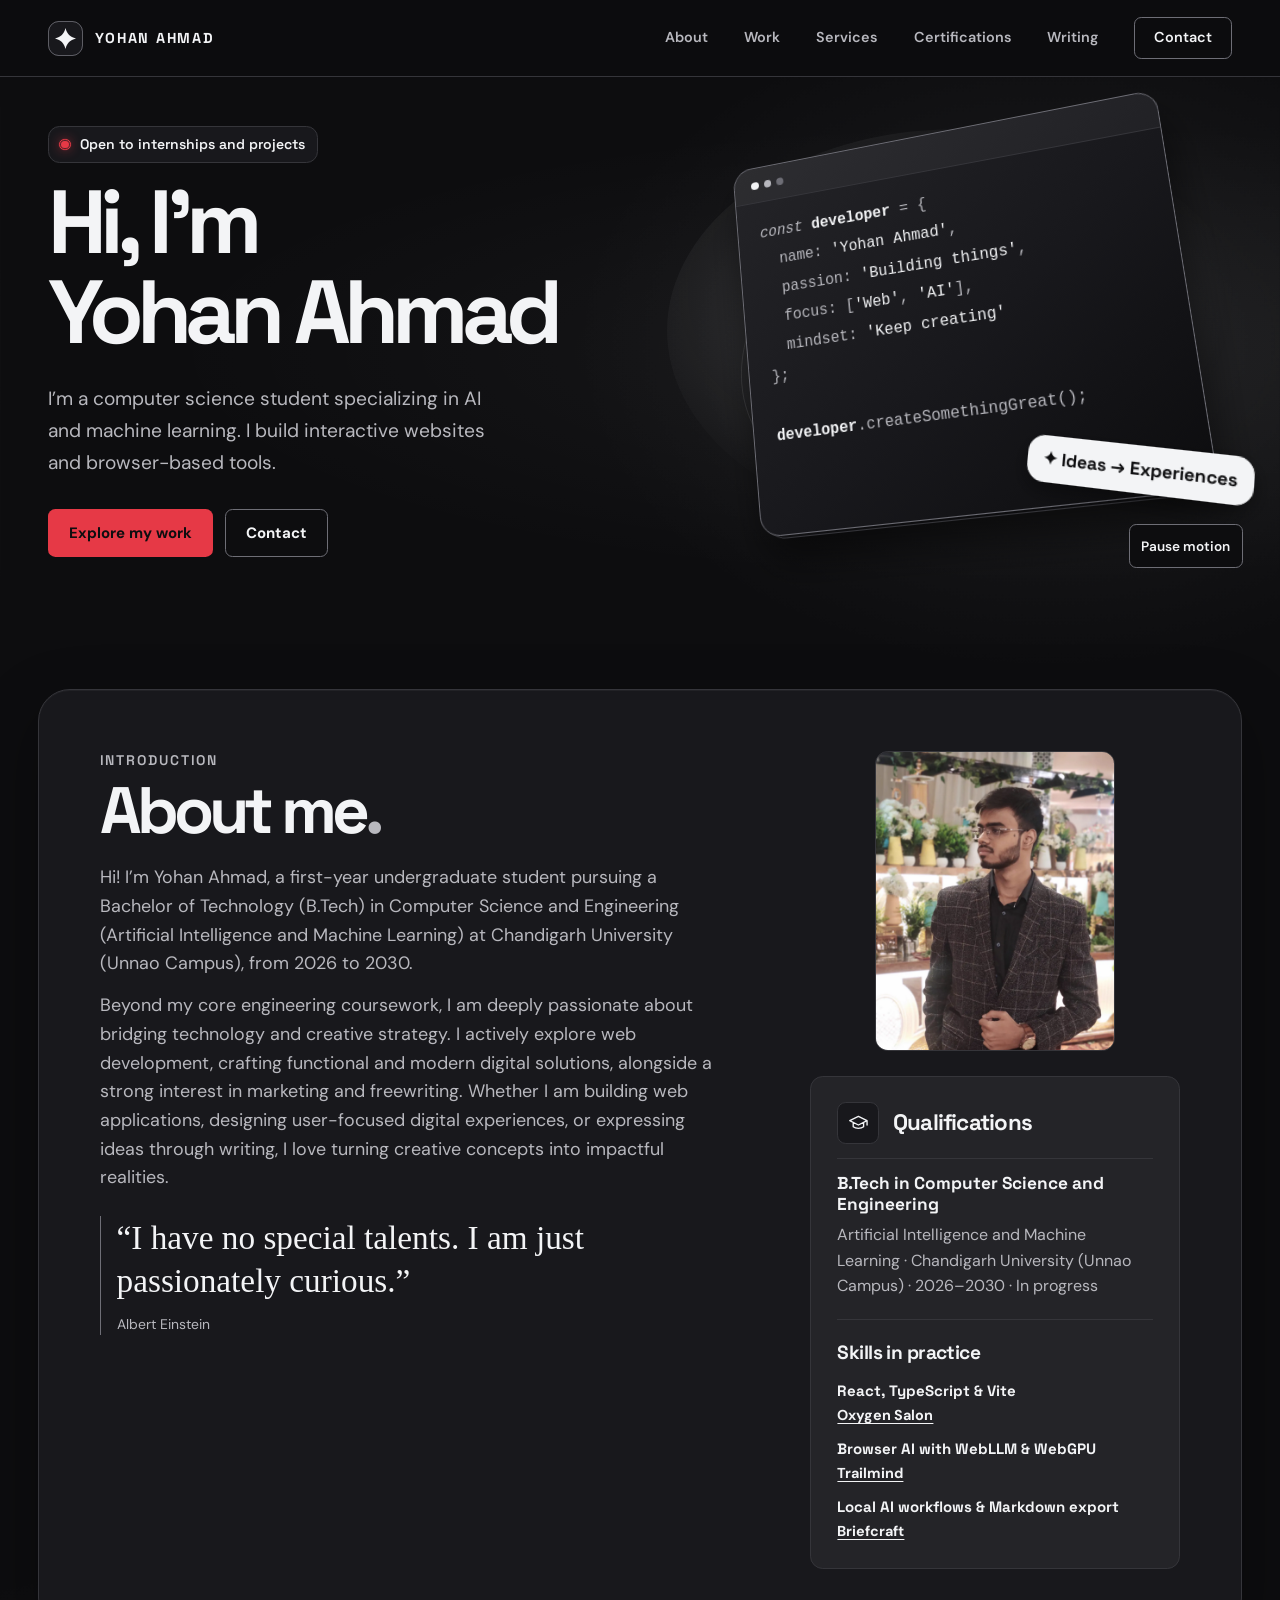
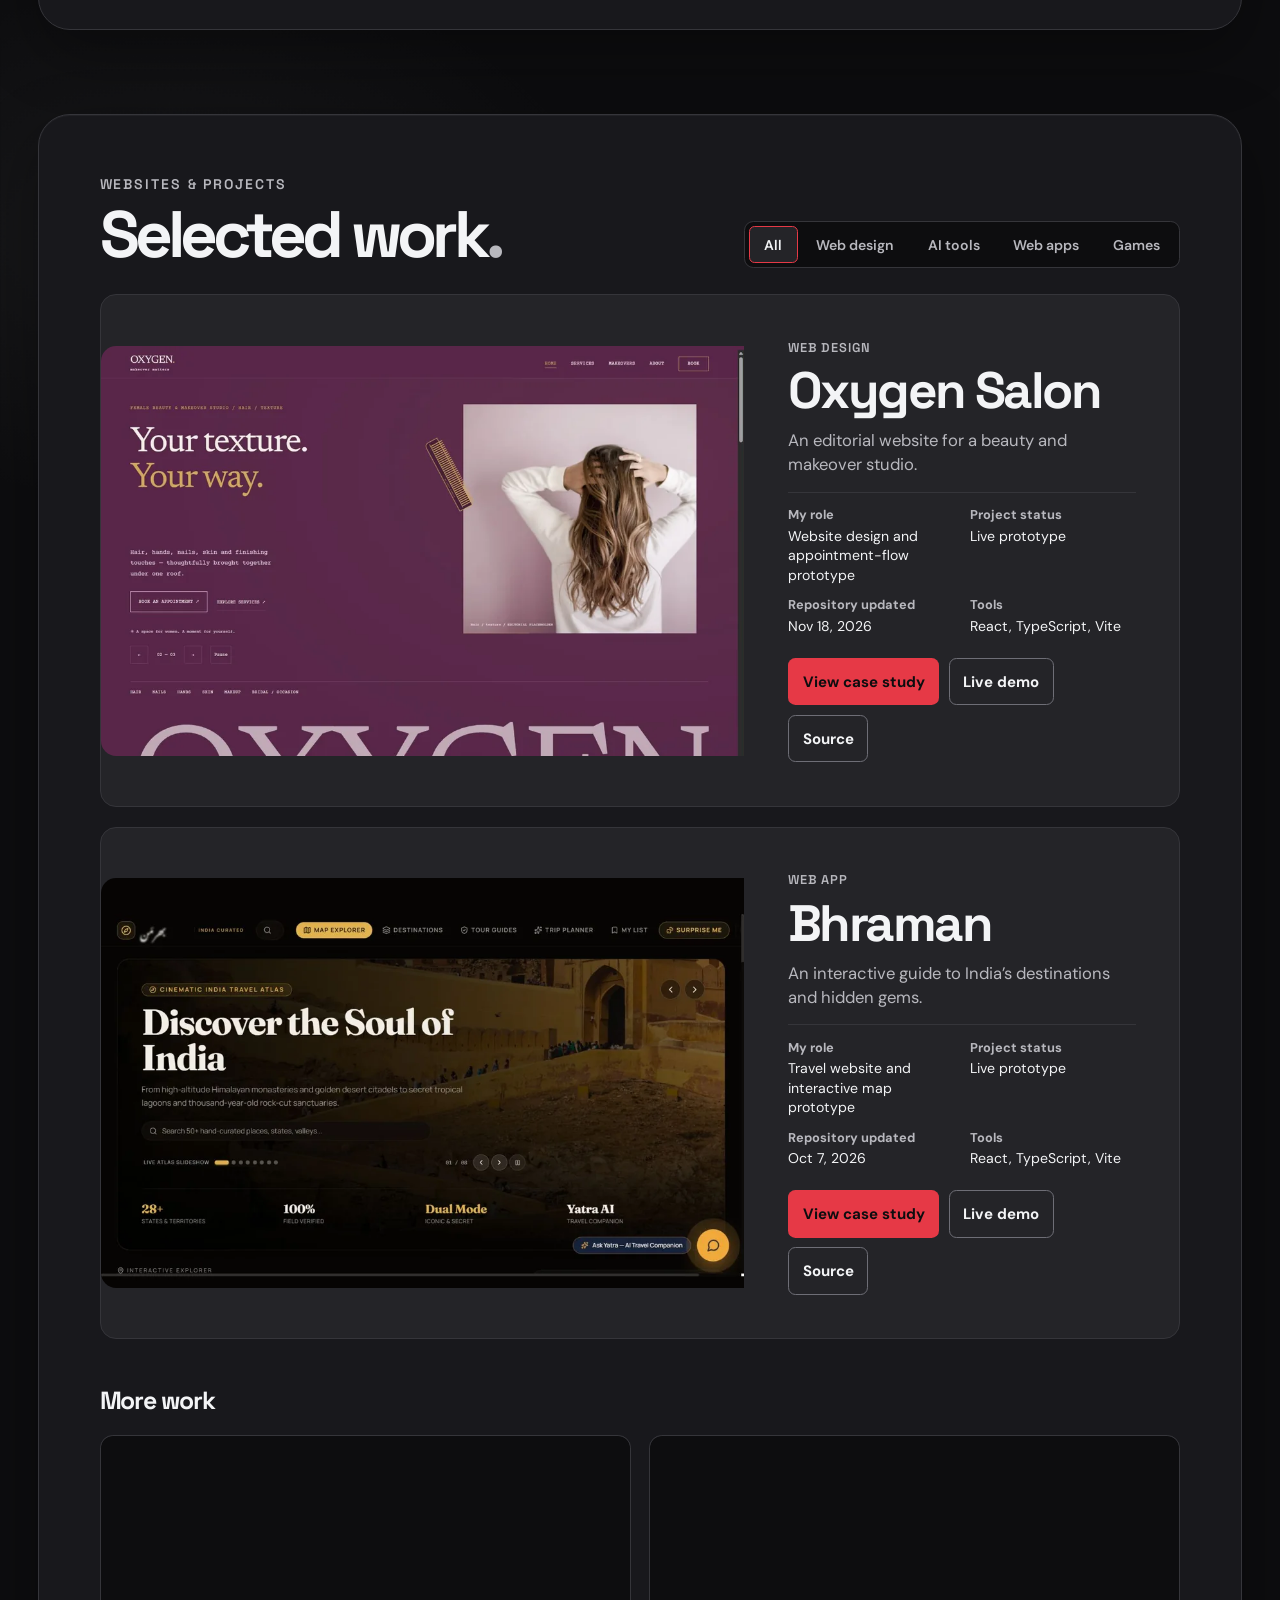
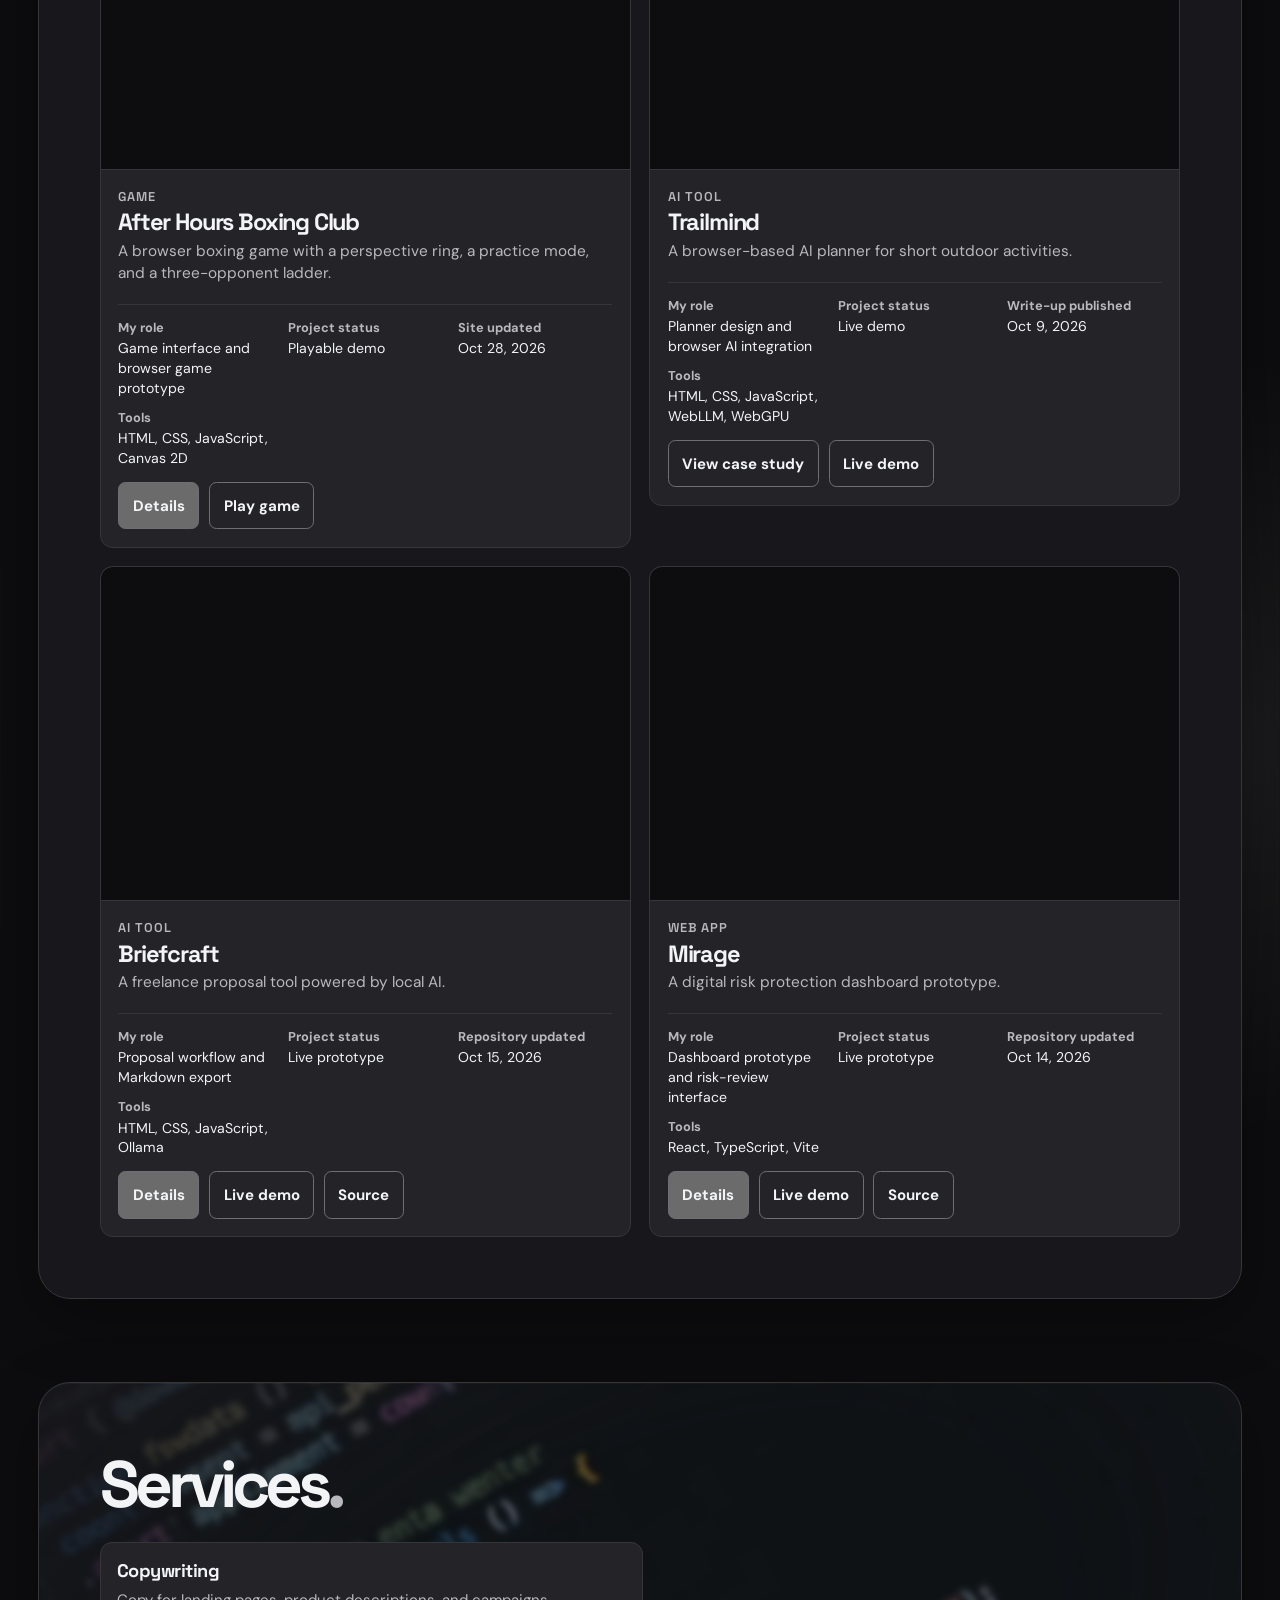
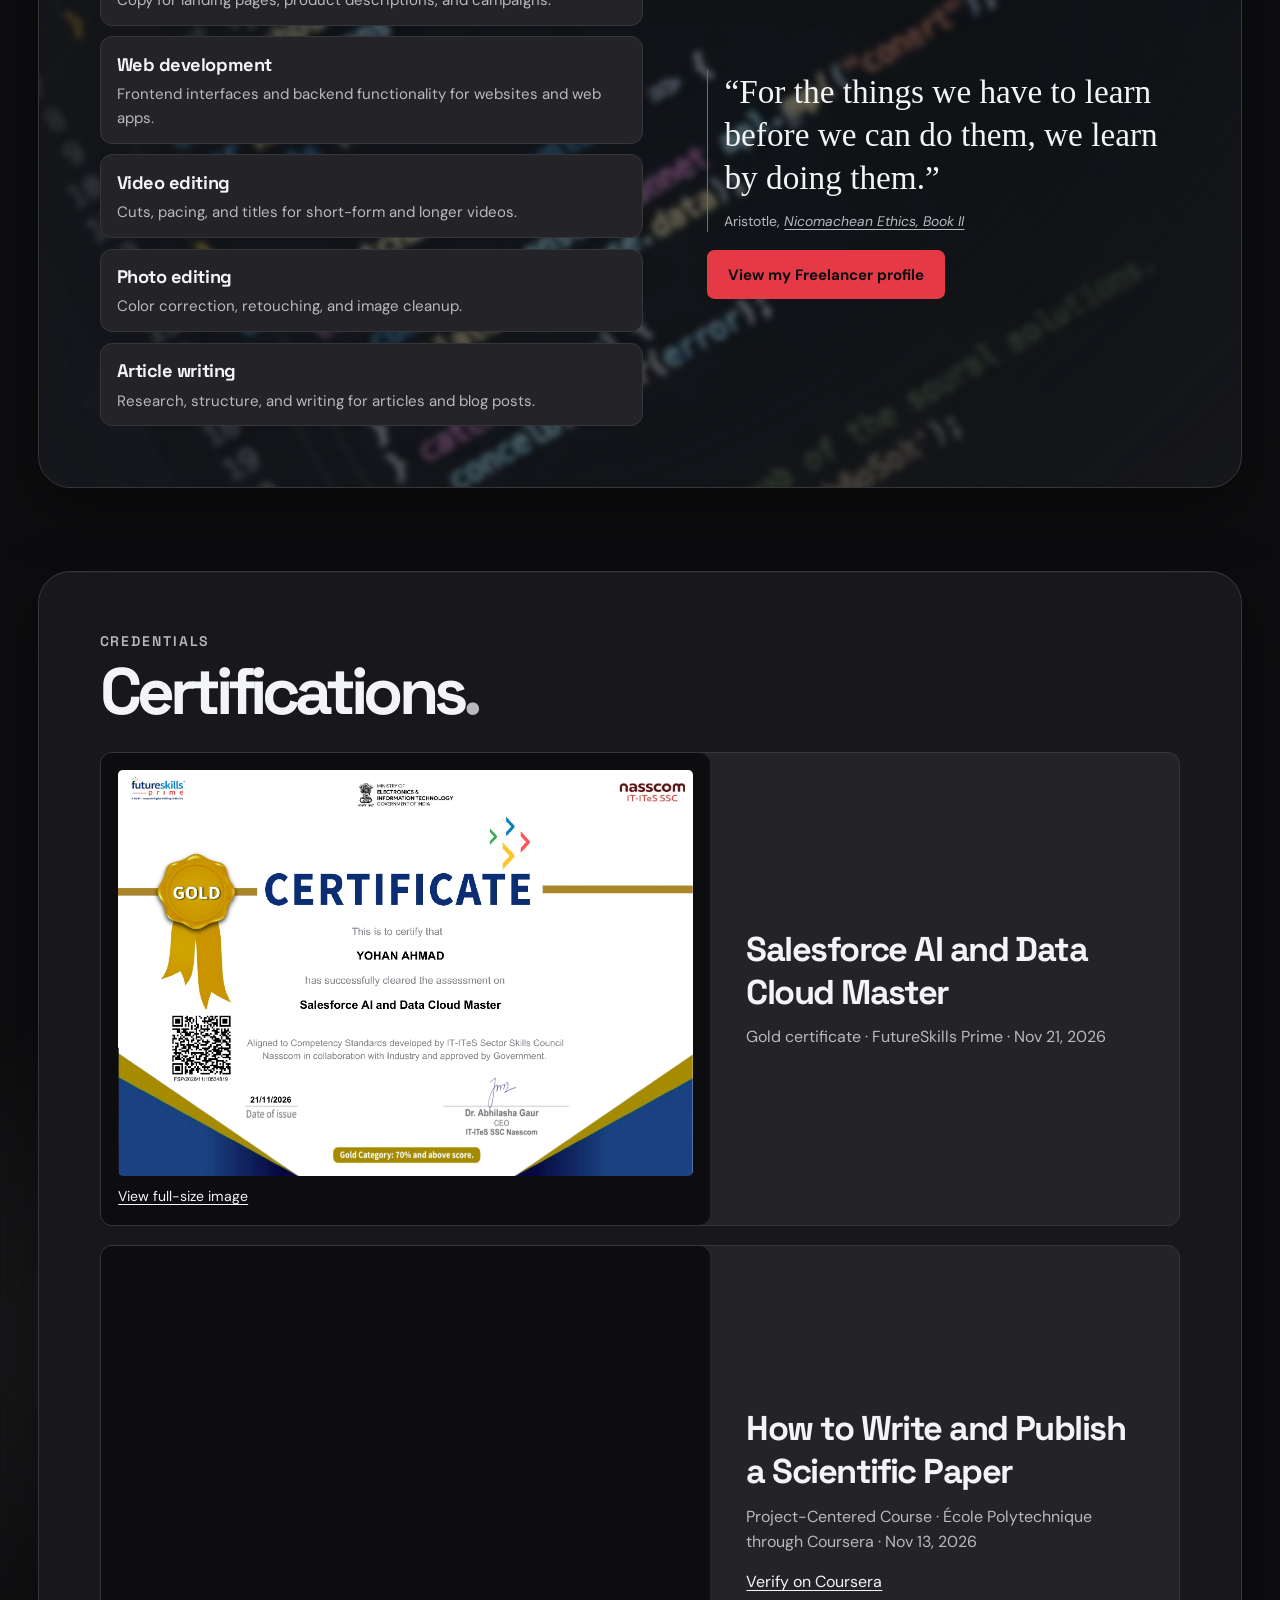
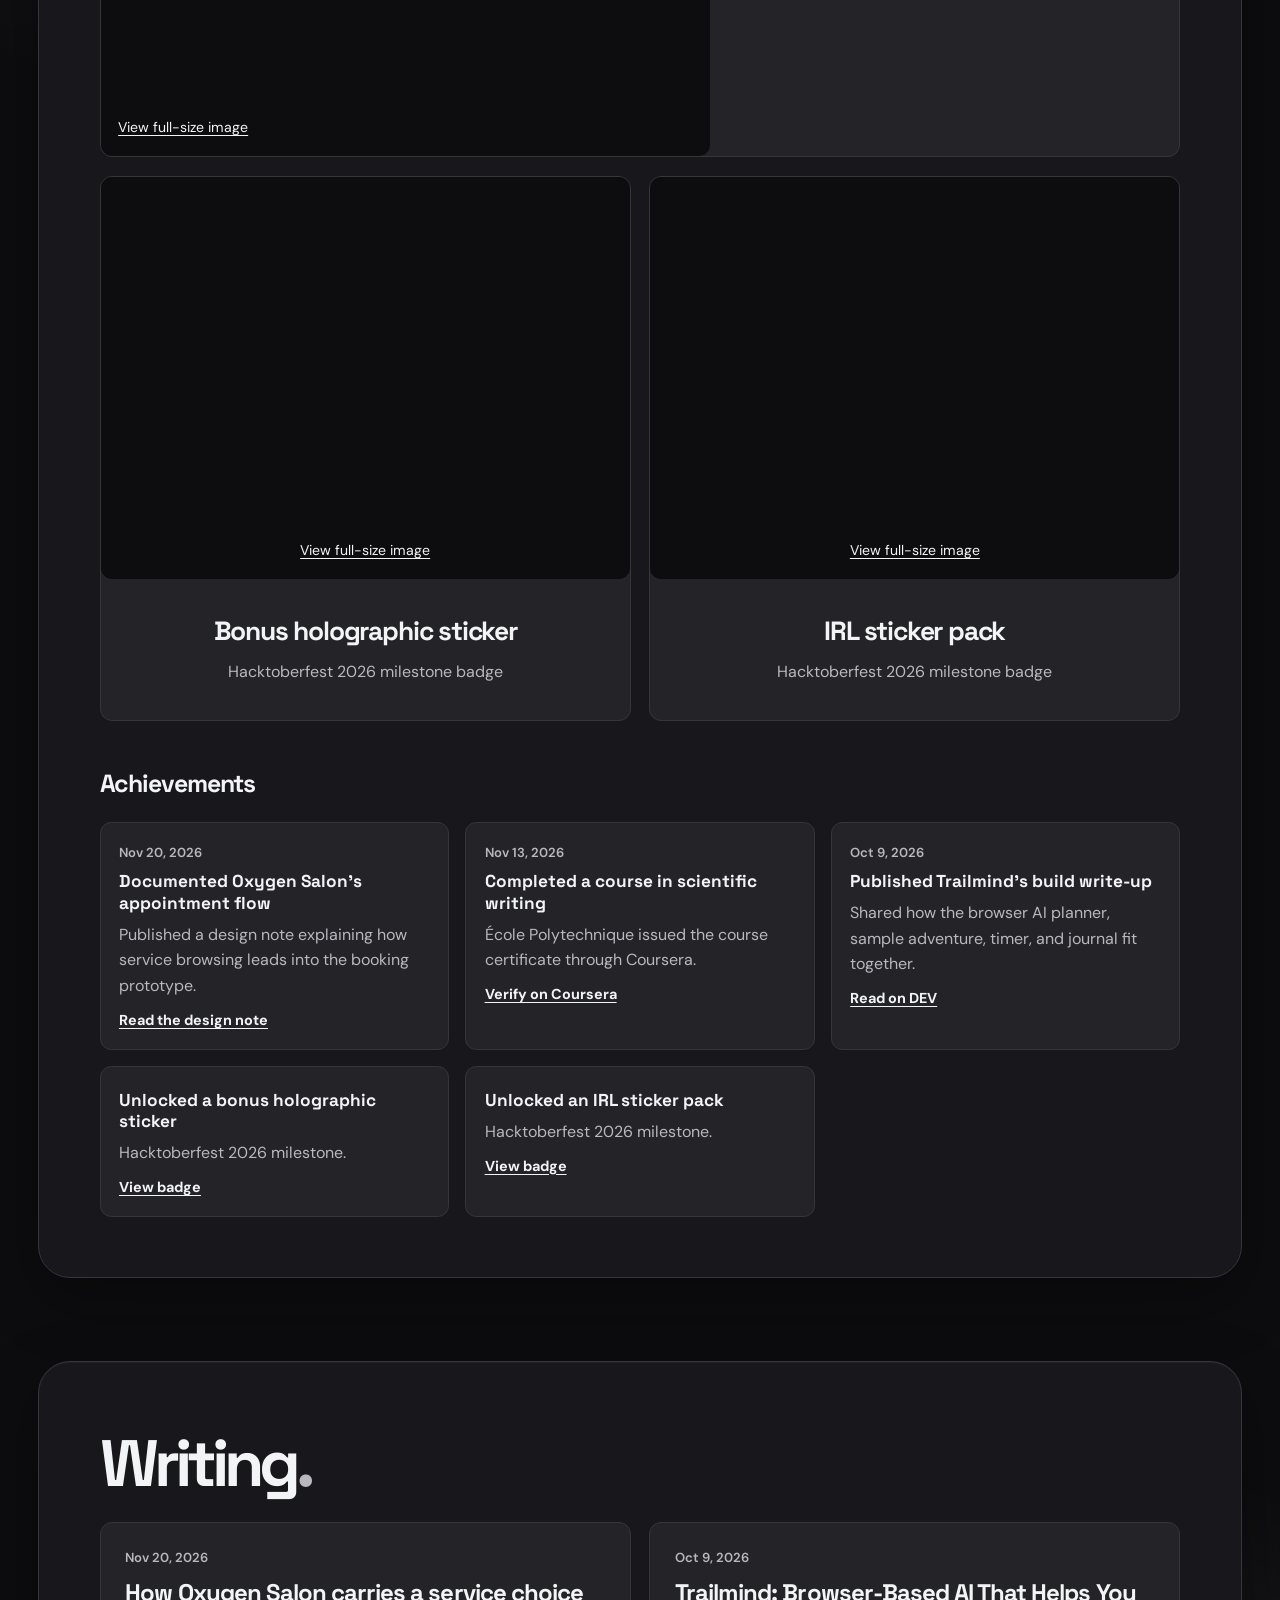
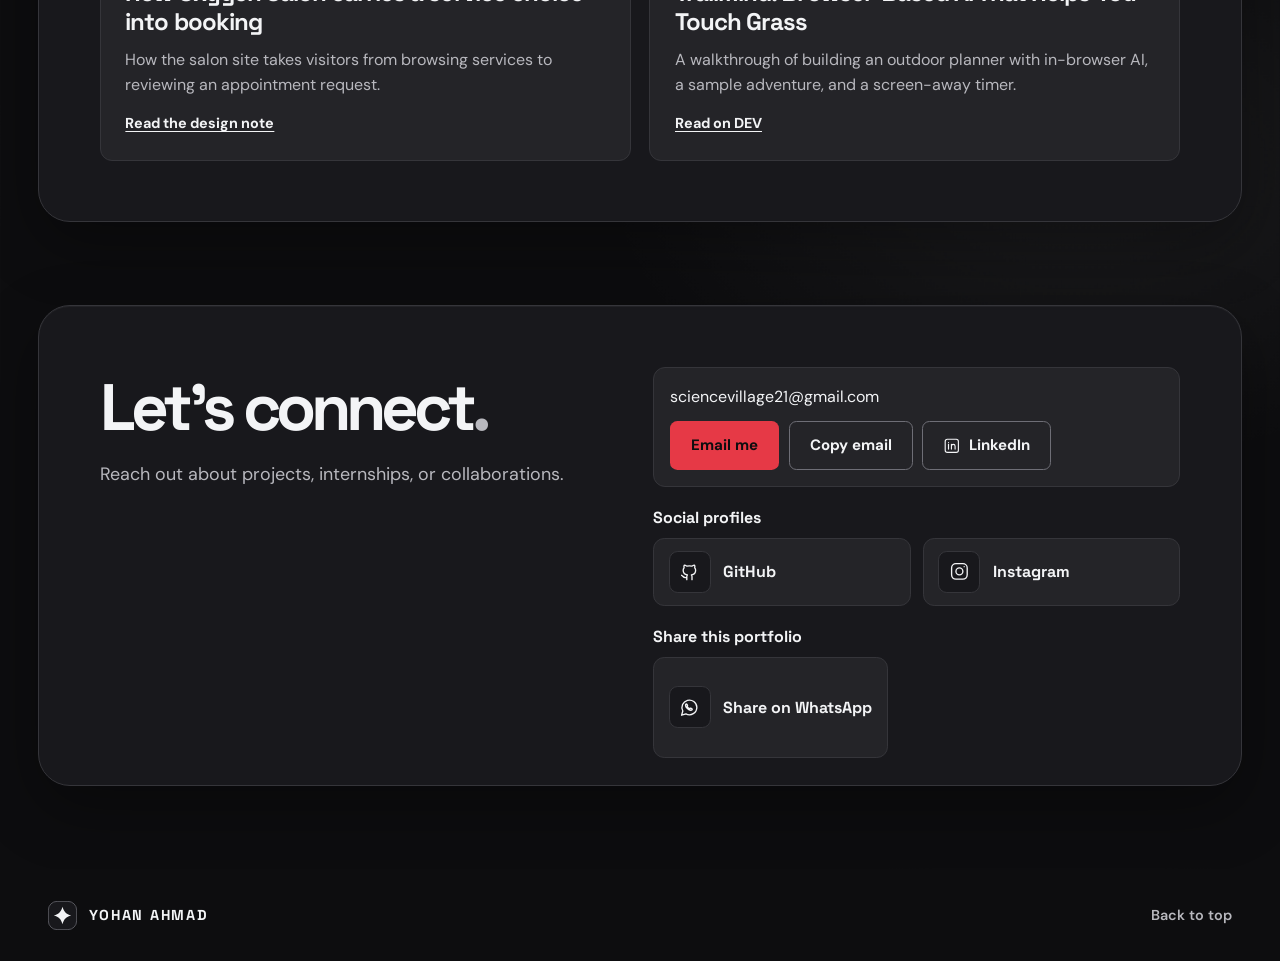
<file: index.html>
<!doctype html>
<html lang="en">
<head>
  <meta charset="UTF-8">
  <style>@view-transition { navigation: auto; } @media (prefers-reduced-motion: reduce) { @view-transition { navigation: none; } }</style>
  <meta name="viewport" content="width=device-width, initial-scale=1">
  <meta name="theme-color" content="#0D0D0F">
  <meta name="description" content="Yohan Ahmad builds interactive websites and practical web tools. Explore the Oxygen Salon and Trailmind case studies and more selected work.">
  <meta property="og:title" content="Yohan Ahmad | Portfolio">
  <meta property="og:description" content="Interactive websites, practical web tools, and selected case studies by Yohan Ahmad.">
  <meta property="og:image" content="https://indigo-personal-portfolio.notyohan.chatgpt.site/assets/developer-card.png">
  <title>Yohan Ahmad | Portfolio</title>
  <link rel="icon" href="assets/mark.svg" type="image/svg+xml">
  <link rel="stylesheet" href="style.css">
  <link rel="stylesheet" href="project-motion.css">
  <link rel="stylesheet" href="welcome.css">
  <script src="content.js" defer></script>
  <script src="portfolio.js" defer></script>
  <script src="project-motion.js" defer></script>
  <script src="hero-card.js" defer></script>
</head>
<body id="top">
  <dialog class="welcome-screen" aria-labelledby="welcome-title">
    <div class="welcome-images" aria-hidden="true"></div>
    <template class="welcome-slides">
      <img alt="" src="assets/welcome-bhraman.webp">
      <img alt="" src="assets/welcome-scientific-paper-certificate.webp">
      <img alt="" src="assets/welcome-after-hours-boxing-club.webp">
    </template>
    <div class="welcome-content">
      <p id="welcome-title">WELCOME!</p>
      <div class="welcome-track" aria-hidden="true"><div class="welcome-fill"></div></div>
    </div>
    <button class="welcome-skip" type="button" autofocus>Skip intro</button>
  </dialog>
  <script>
    (() => {
      // Open while parsing the dialog, before the browser reaches the homepage.
      const screen = document.querySelector(".welcome-screen");
      const reducedMotion = matchMedia("(prefers-reduced-motion: reduce)");
      if (typeof screen?.showModal !== "function" || reducedMotion.matches || location.hash ||
          performance.getEntriesByType("navigation")[0]?.type === "back_forward" ||
          !getComputedStyle(screen).getPropertyValue("--welcome-duration")) return;

      try {
        if (sessionStorage.getItem("portfolio-motion-paused") === "true") return;
      } catch {}

      const images = screen.querySelector(".welcome-images");
      const slides = screen.querySelector(".welcome-slides");
      const bar = screen.querySelector(".welcome-fill");
      let fallback;

      function finish() {
        if (!screen.open) return;
        screen.close();
        screen.dispatchEvent(new Event("welcome-finished"));
      }

      screen.querySelector(".welcome-skip").addEventListener("click", finish);
      bar.addEventListener("animationend", finish, { once: true });
      reducedMotion.addEventListener("change", finish);
      window.addEventListener("pagehide", finish);
      screen.addEventListener("cancel", event => {
        event.preventDefault();
        finish();
      });
      screen.addEventListener("close", () => {
        clearTimeout(fallback);
        images.replaceChildren();
        reducedMotion.removeEventListener("change", finish);
        window.removeEventListener("pagehide", finish);
      }, { once: true });

      screen.showModal();
      // Release the page even when styles or the animationend event are unavailable.
      fallback = setTimeout(finish, 4150);
      images.append(slides.content.cloneNode(true));
    })();
  </script>
  <a class="skip-link" href="#main">Skip to content</a>
  <header class="site-header">
    <div class="shell header-inner">
      <a class="brand" href="#top"><img src="assets/mark.svg" width="35" height="35" alt=""><span data-name>Yohan Ahmad</span></a>
      <button class="menu-toggle" type="button" aria-expanded="false" aria-controls="site-nav">Menu</button>
      <nav id="site-nav" class="site-nav" aria-label="Main navigation">
        <a href="#about">About</a>
        <a href="#work">Work</a>
        <a href="#services">Services</a>
        <a href="#certificates">Certifications</a>
        <a href="#writing">Writing</a>
        <a class="nav-contact" href="#contact">Contact</a>
      </nav>
    </div>
  </header>

  <main class="portfolio-main" id="main" tabindex="-1">
    <section class="hero" aria-labelledby="intro-title">
      <div class="shell hero-grid">
        <div class="hero-copy">
          <p class="hero-availability"><span class="availability-dot" aria-hidden="true"></span>Open to internships and projects</p>
          <h1 id="intro-title"><span class="hero-line"><span>Hi, I’m</span></span> <span class="hero-line"><span data-name>Yohan Ahmad</span></span></h1>
          <p class="hero-description" data-intro>I’m a computer science student specializing in AI and machine learning. I build interactive websites and browser-based tools.</p>
          <div class="hero-actions">
            <a class="button button-primary" href="#work">Explore my work</a>
            <a class="button button-outline" href="#contact">Contact</a>
          </div>
        </div>
        <div class="hero-visual">
          <div class="developer-scene" aria-hidden="true">
            <div class="developer-stage">
              <div class="developer-window">
                <div class="developer-titlebar"><span></span><span></span><span></span></div>
                <pre class="developer-code"><code><span class="code-keyword">const</span> <span class="code-name">developer</span> = {
  name: <span class="code-value">'Yohan Ahmad'</span>,
  passion: <span class="code-value">'Building things'</span>,
  focus: [<span class="code-value">'Web'</span>, <span class="code-value">'AI'</span>],
  mindset: <span class="code-value">'Keep creating'</span>
};

<span class="code-name">developer</span>.createSomethingGreat();</code></pre>
              </div>
              <p class="developer-note">✦ Ideas → Experiences</p>
            </div>
          </div>
          <button class="motion-toggle" type="button" hidden>Pause motion</button>
        </div>
      </div>
    </section>

    <section class="section about-section" id="about" aria-labelledby="about-title">
      <div class="shell about-grid">
        <div class="section-head about-copy">
          <p class="eyebrow">Introduction</p>
          <h2 id="about-title">About me<span>.</span></h2>
          <p class="section-description">Hi! I’m Yohan Ahmad, a first-year undergraduate student pursuing a Bachelor of Technology (B.Tech) in Computer Science and Engineering (Artificial Intelligence and Machine Learning) at Chandigarh University (Unnao Campus), from 2026 to 2030.</p>
          <p class="section-description">Beyond my core engineering coursework, I am deeply passionate about bridging technology and creative strategy. I actively explore web development, crafting functional and modern digital solutions, alongside a strong interest in marketing and freewriting. Whether I am building web applications, designing user-focused digital experiences, or expressing ideas through writing, I love turning creative concepts into impactful realities.</p>
          <figure class="portfolio-quote">
            <blockquote>
              <p>“I have no special talents. I am just passionately curious.”</p>
            </blockquote>
            <figcaption>Albert Einstein</figcaption>
          </figure>
        </div>
        <div class="about-aside">
          <div class="about-portrait">
            <img src="assets/yohan-ahmad-portrait.webp" width="1600" height="1600" loading="lazy" decoding="async" alt="Portrait of Yohan Ahmad">
          </div>
          <div class="qualification-panel">
            <div class="panel-heading">
              <span class="line-icon" aria-hidden="true"><svg viewBox="0 0 24 24" fill="none"><path d="m2 10 10-5 10 5-10 5-10-5Zm4 2v5c3 2.5 9 2.5 12 0v-5m4-2v5"/></svg></span>
              <h3>Qualifications</h3>
            </div>
            <ul class="qualifications" id="qualification-list"></ul>
            <p class="row-detail" id="qualification-empty" hidden>Qualification details forthcoming.</p>
            <section class="skills" id="skills" aria-labelledby="skills-title">
              <h3 id="skills-title">Skills in practice</h3>
              <ul class="skill-list" id="skill-list"></ul>
            </section>
          </div>
        </div>
      </div>
    </section>

    <section class="section work-section" id="work" aria-labelledby="work-title">
      <div class="shell">
        <div class="section-head work-head">
          <div>
            <p class="eyebrow">Websites &amp; projects</p>
            <h2 id="work-title">Selected work<span>.</span></h2>
          </div>
          <div class="filters" aria-label="Filter work" role="group">
            <button type="button" data-filter="all" aria-pressed="true" aria-controls="project-list">All</button>
            <button type="button" data-filter="web-design" aria-pressed="false" aria-controls="project-list">Web design</button>
            <button type="button" data-filter="ai-tool" aria-pressed="false" aria-controls="project-list">AI tools</button>
            <button type="button" data-filter="web-app" aria-pressed="false" aria-controls="project-list">Web apps</button>
            <button type="button" data-filter="game" aria-pressed="false" aria-controls="project-list">Games</button>
          </div>
        </div>
        <p class="sr-only" id="filter-status" role="status"></p>
        <div id="project-list">
          <noscript id="work-fallback"><article><h3><a class="entry-link" href="work/oxygen-salon/index.html">Oxygen Salon</a></h3><p>An editorial website for a beauty and makeover studio.</p></article>
<article><h3><a class="entry-link" href="https://after-hours-boxing-club.notyohan.chatgpt.site/">After Hours Boxing Club</a></h3><p>A browser boxing game with a perspective ring, a practice mode, and a three-opponent ladder.</p></article>
<article><h3><a class="entry-link" href="work/bhraman/index.html">Bhraman</a></h3><p>An interactive guide to India’s destinations and hidden gems.</p></article>
<article><h3><a class="entry-link" href="work/trailmind/index.html">Trailmind</a></h3><p>A browser-based AI planner for short outdoor activities.</p></article>
<article><h3><a class="entry-link" href="https://yohan21-arch.github.io/Briefcraft/">Briefcraft</a></h3><p>A freelance proposal tool powered by local AI.</p></article>
<article><h3><a class="entry-link" href="https://sentinelbrand-virid.vercel.app/">Mirage</a></h3><p>A digital risk protection dashboard prototype.</p></article></noscript>
          <div class="featured-grid" id="featured-list"></div>
          <section class="more-work" id="other-work" aria-labelledby="more-work-title">
            <h3 id="more-work-title">More work</h3>
            <div class="project-grid" id="other-work-list"></div>
          </section>
        </div>
      </div>
    </section>

    <section class="section services-section" id="services" aria-labelledby="services-title">
      <div class="shell">
        <div class="section-head">
          <h2 id="services-title">Services<span>.</span></h2>
        </div>
        <div class="services-grid">
          <ul class="services-list">
            <li>
              <h3>Copywriting</h3>
              <p>Copy for landing pages, product descriptions, and campaigns.</p>
            </li>
            <li>
              <h3>Web development</h3>
              <p>Frontend interfaces and backend functionality for websites and web apps.</p>
            </li>
            <li>
              <h3>Video editing</h3>
              <p>Cuts, pacing, and titles for short-form and longer videos.</p>
            </li>
            <li>
              <h3>Photo editing</h3>
              <p>Color correction, retouching, and image cleanup.</p>
            </li>
            <li>
              <h3>Article writing</h3>
              <p>Research, structure, and writing for articles and blog posts.</p>
            </li>
          </ul>
          <div class="services-contact">
            <figure class="portfolio-quote">
              <blockquote cite="https://classics.mit.edu/Aristotle/nicomachaen.2.ii.html">
                <p>“For the things we have to learn before we can do them, we learn by doing them.”</p>
              </blockquote>
              <figcaption>Aristotle, <cite><a href="https://classics.mit.edu/Aristotle/nicomachaen.2.ii.html">Nicomachean Ethics, Book II</a></cite></figcaption>
            </figure>
            <a class="button button-primary" href="https://www.freelancer.in/u/Yohan2105">View my Freelancer profile</a>
          </div>
        </div>
      </div>
    </section>

    <section class="section certificates-section" id="certificates" aria-labelledby="certificates-title">
      <div class="shell">
        <div class="section-head">
          <p class="eyebrow">Credentials</p>
          <h2 id="certificates-title">Certifications<span>.</span></h2>
        </div>
        <div class="certificate-grid" id="certificate-list"></div>
        <p class="section-description" id="certificate-empty" hidden>Certificates will be added here as they become available.</p>
        <section class="achievements" id="achievements" aria-labelledby="achievements-title">
          <h3 id="achievements-title">Achievements</h3>
          <ul class="achievement-grid" id="achievement-list"></ul>
        </section>
      </div>
    </section>

    <section class="section writing-section" id="writing" aria-labelledby="writing-title">
      <div class="shell">
        <div class="section-head">
          <h2 id="writing-title">Writing<span>.</span></h2>
        </div>
        <div class="writing-grid" id="writing-list"></div>
      </div>
    </section>

    <section class="section contact-section" id="contact" aria-labelledby="contact-title">
      <div class="shell contact-grid">
        <div class="section-head">
          <h2 id="contact-title">Let’s connect<span>.</span></h2>
          <p class="section-description">Reach out about projects, internships, or collaborations.</p>
        </div>
        <div class="contact-options">
          <div class="contact-direct">
            <p class="contact-email" id="contact-email"></p>
            <div class="contact-actions">
              <a class="button button-primary" id="email-link">Email me</a>
              <button class="button button-outline" id="copy-email" type="button" hidden>Copy email</button>
              <a class="button button-outline" id="linkedin-link">LinkedIn</a>
            </div>
            <p class="contact-status" id="copy-email-status" role="status"></p>
          </div>
          <div class="contact-group">
            <h3>Social profiles</h3>
            <ul class="social-grid" id="social-list"></ul>
          </div>
          <div class="contact-group">
            <h3>Share this portfolio</h3>
            <a class="social-tile" id="whatsapp-share">Share on WhatsApp</a>
          </div>
        </div>
      </div>
    </section>
  </main>

  <footer class="site-footer">
    <div class="shell footer-inner">
      <a class="brand" href="#top"><img src="assets/mark.svg" width="29" height="29" alt=""><span data-name>Yohan Ahmad</span></a>
      <a class="top-link" href="#top">Back to top</a>
    </div>
  </footer>

  <dialog class="project-dialog" id="project-dialog" aria-labelledby="detail-title">
    <div class="dialog-inner">
      <form method="dialog" class="dialog-close"><button type="submit" aria-label="Close project" autofocus><span aria-hidden="true">×</span></button></form>
      <img class="dialog-image" alt="">
      <div class="dialog-copy">
        <p class="eyebrow" id="detail-category"></p>
        <h2 id="detail-title"></h2>
        <p id="detail-description"></p>
        <dl class="project-data" id="detail-data"></dl>
        <div class="dialog-actions">
          <a class="button button-primary" id="detail-link" hidden>Live demo</a>
          <a class="button button-outline" id="detail-repository" hidden>Source on GitHub</a>
        </div>
      </div>
    </div>
  </dialog>

  <template id="featured-template">
    <article class="featured-card">
      <a class="featured-image-link"><img class="featured-image" width="1000" height="676" alt="" loading="lazy" decoding="async"></a>
      <div class="featured-copy">
        <p class="eyebrow project-category"></p>
        <h3 class="project-name"></h3>
        <p class="project-summary"></p>
        <dl class="project-data"></dl>
        <div class="featured-actions">
          <a class="button button-primary case-link">View case study</a>
          <button class="button button-primary project-action" type="button" aria-haspopup="dialog" aria-controls="project-dialog">Details</button>
          <a class="button button-outline live-link">Live demo</a>
          <a class="button button-outline source-link">Source</a>
        </div>
      </div>
    </article>
  </template>

  <template id="project-template">
    <article class="project-card">
      <div class="project-image-frame"><img class="project-image" width="1000" height="676" loading="lazy" decoding="async" alt=""></div>
      <div class="project-info">
        <p class="project-category"></p>
        <h3 class="project-name"></h3>
        <p class="project-summary"></p>
        <dl class="project-data"></dl>
        <div class="project-actions">
          <button class="button button-outline project-action" type="button" aria-haspopup="dialog" aria-controls="project-dialog">Details</button>
          <a class="button button-outline case-link">View case study</a>
          <a class="button button-outline live-link">Live demo</a>
          <a class="button button-outline source-link">Source</a>
        </div>
      </div>
    </article>
  </template>

  <noscript><p class="shell noscript-message">Read the <a href="work/oxygen-salon/index.html">Oxygen Salon</a>, <a href="work/bhraman/index.html">Bhraman</a>, and <a href="work/trailmind/index.html">Trailmind</a> case studies or the <a href="writing/oxygen-salon-booking/index.html">Oxygen Salon design note</a>.</p></noscript>
</body>
</html>
</file>
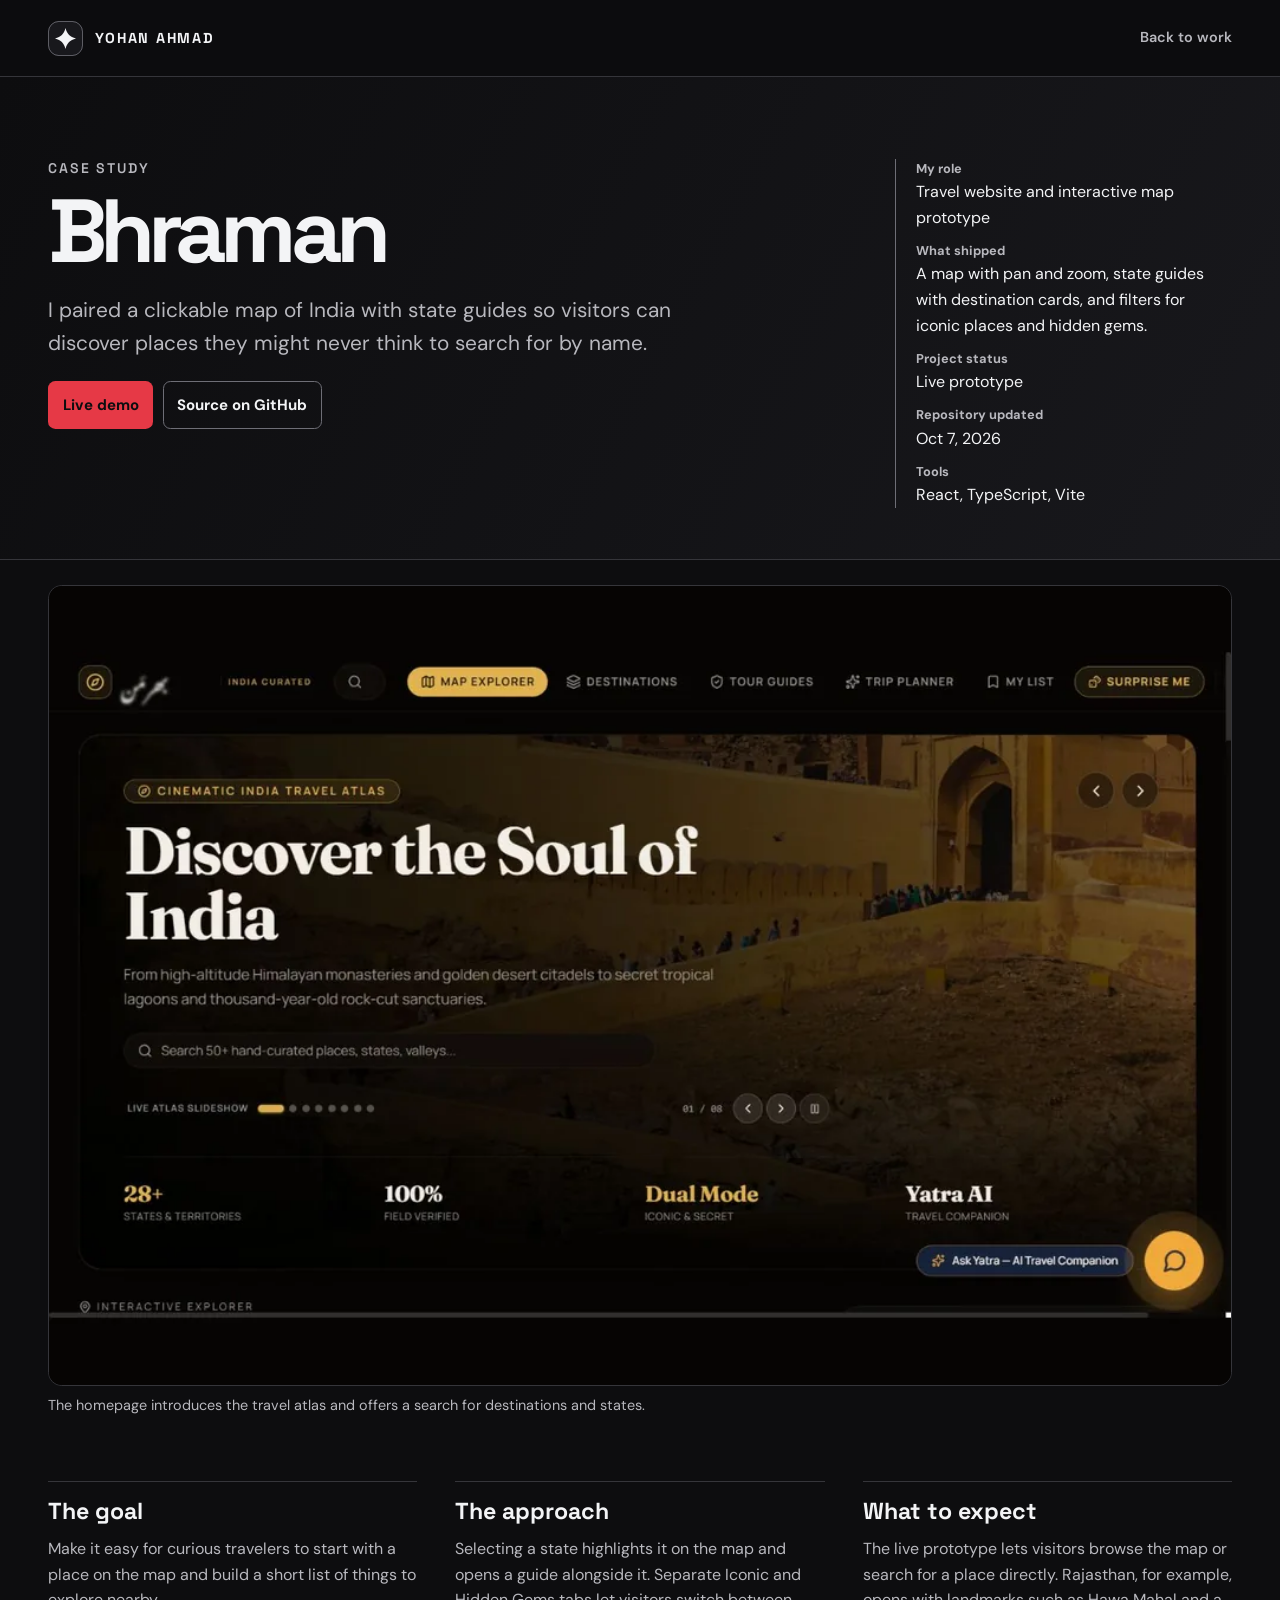
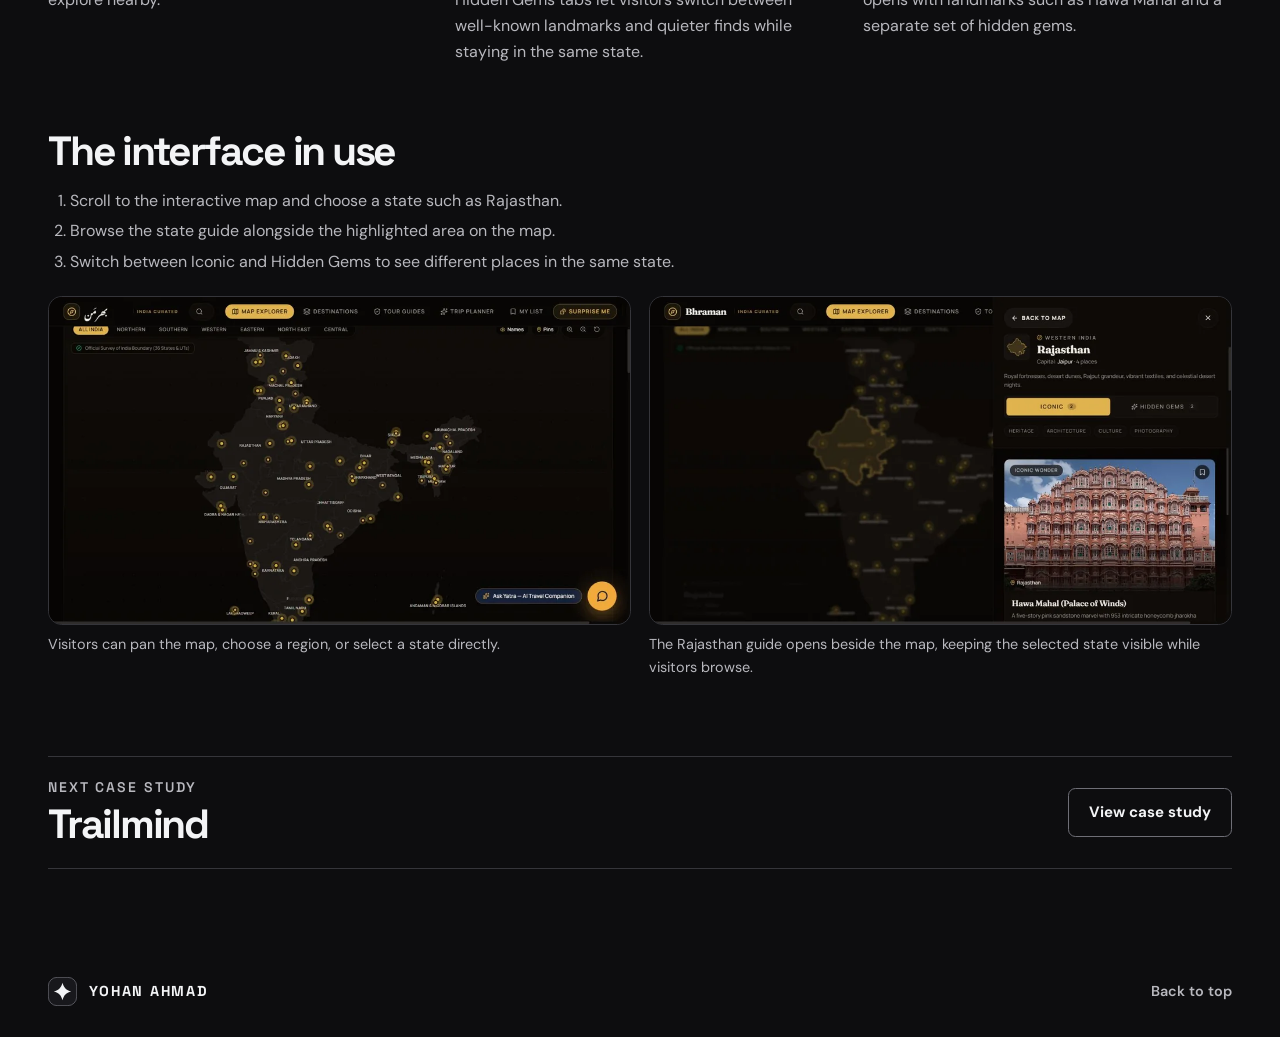
<file: work/bhraman/index.html>
<!doctype html>
<html lang="en">
<head>
  <meta charset="UTF-8">
  <style>@view-transition { navigation: auto; } @media (prefers-reduced-motion: reduce) { @view-transition { navigation: none; } }</style>
  <meta name="viewport" content="width=device-width, initial-scale=1">
  <meta name="theme-color" content="#0D0D0F">
  <title>Bhraman case study | Yohan Ahmad</title>
  <meta name="description" content="I paired a clickable map of India with state guides so visitors can discover places they might never think to search for by name.">
  <meta property="og:title" content="Bhraman case study | Yohan Ahmad">
  <meta property="og:description" content="I paired a clickable map of India with state guides so visitors can discover places they might never think to search for by name.">
  <meta property="og:image" content="https://indigo-personal-portfolio.notyohan.chatgpt.site/assets/bhraman.webp">
  <meta property="og:url" content="https://indigo-personal-portfolio.notyohan.chatgpt.site/work/bhraman/">
  <link rel="canonical" href="https://indigo-personal-portfolio.notyohan.chatgpt.site/work/bhraman/">
  <link rel="icon" href="../../assets/mark.svg" type="image/svg+xml">
  <link rel="stylesheet" href="../../style.css">
  <link rel="stylesheet" href="../../project-motion.css">
  <script src="../../project-motion.js" defer></script>
</head>
<body id="top" class="case-page">
  <a class="skip-link" href="#main">Skip to content</a>
  <header class="site-header">
    <div class="shell header-inner">
      <a class="brand" href="../../index.html"><img src="../../assets/mark.svg" alt="" width="35" height="35">Yohan Ahmad</a>
      <a class="top-link case-back" href="../../index.html#project-bhraman">Back to work</a>
    </div>
  </header>
  <main id="main" tabindex="-1">
    <article>
      <header class="case-intro">
        <div class="shell case-intro-grid">
          <div>
            <p class="eyebrow">Case study</p>
            <h1>Bhraman</h1>
            <p class="case-lead">I paired a clickable map of India with state guides so visitors can discover places they might never think to search for by name.</p>
            <div class="featured-actions">
              <a class="button button-primary" href="https://final-bhraman-prototype-supabase.vercel.app/">Live demo</a>
          <a class="button button-outline" href="https://github.com/Yohan21-arch/final-bhraman-prototype_supabase">Source on GitHub</a>
            </div>
          </div>
          <dl class="case-meta">
            <div><dt>My role</dt><dd>Travel website and interactive map prototype</dd></div>
            <div><dt>What shipped</dt><dd>A map with pan and zoom, state guides with destination cards, and filters for iconic places and hidden gems.</dd></div>
            <div><dt>Project status</dt><dd>Live prototype</dd></div>
            <div><dt>Repository updated</dt><dd><time datetime="2026-10-07">Oct 7, 2026</time></dd></div>
            <div><dt>Tools</dt><dd>React, TypeScript, Vite</dd></div>
          </dl>
        </div>
      </header>
      <div class="shell case-body">
        <figure class="case-cover">
    <img src="../../assets/bhraman.webp" alt="Bhraman’s live travel homepage with destination imagery and the India explorer navigation" width="1000" height="676" fetchpriority="high" decoding="async">
    <figcaption>The homepage introduces the travel atlas and offers a search for destinations and states.</figcaption>
  </figure>
        <section class="case-story" aria-label="Project story">
          <div><h2>The goal</h2><p>Make it easy for curious travelers to start with a place on the map and build a short list of things to explore nearby.</p></div>
          <div><h2>The approach</h2><p>Selecting a state highlights it on the map and opens a guide alongside it. Separate Iconic and Hidden Gems tabs let visitors switch between well-known landmarks and quieter finds while staying in the same state.</p></div>
          <div><h2>What to expect</h2><p>The live prototype lets visitors browse the map or search for a place directly. Rajasthan, for example, opens with landmarks such as Hawa Mahal and a separate set of hidden gems.</p></div>
        </section>
        <section class="case-evidence" aria-labelledby="case-workflow">
          <h2 id="case-workflow">The interface in use</h2>
          <ol class="case-workflow"><li>Scroll to the interactive map and choose a state such as Rajasthan.</li><li>Browse the state guide alongside the highlighted area on the map.</li><li>Switch between Iconic and Hidden Gems to see different places in the same state.</li></ol>
          <div class="case-media"><figure class="case-image">
    <img src="../../assets/bhraman-map.webp" alt="Bhraman’s map of India with state labels, gold destination markers, and region controls" width="1000" height="563" loading="lazy" decoding="async">
    <figcaption>Visitors can pan the map, choose a region, or select a state directly.</figcaption>
  </figure>
<figure class="case-image">
    <img src="../../assets/bhraman-region.webp" alt="Rajasthan highlighted on the map next to its guide, with Iconic and Hidden Gems tabs and a Hawa Mahal card" width="1000" height="563" loading="lazy" decoding="async">
    <figcaption>The Rajasthan guide opens beside the map, keeping the selected state visible while visitors browse.</figcaption>
  </figure></div>
        </section>
        <section class="case-next" aria-labelledby="case-next-heading"><div><p class="eyebrow">Next case study</p><h2 id="case-next-heading">Trailmind</h2></div><a class="button button-outline" href="../trailmind/index.html">View case study</a></section>
      </div>
    </article>
  </main>
  <footer class="site-footer">
    <div class="shell footer-inner"><a class="brand" href="../../index.html"><img src="../../assets/mark.svg" alt="" width="29" height="29">Yohan Ahmad</a><a class="top-link" href="#top">Back to top</a></div>
  </footer>
</body>
</html>
</file>
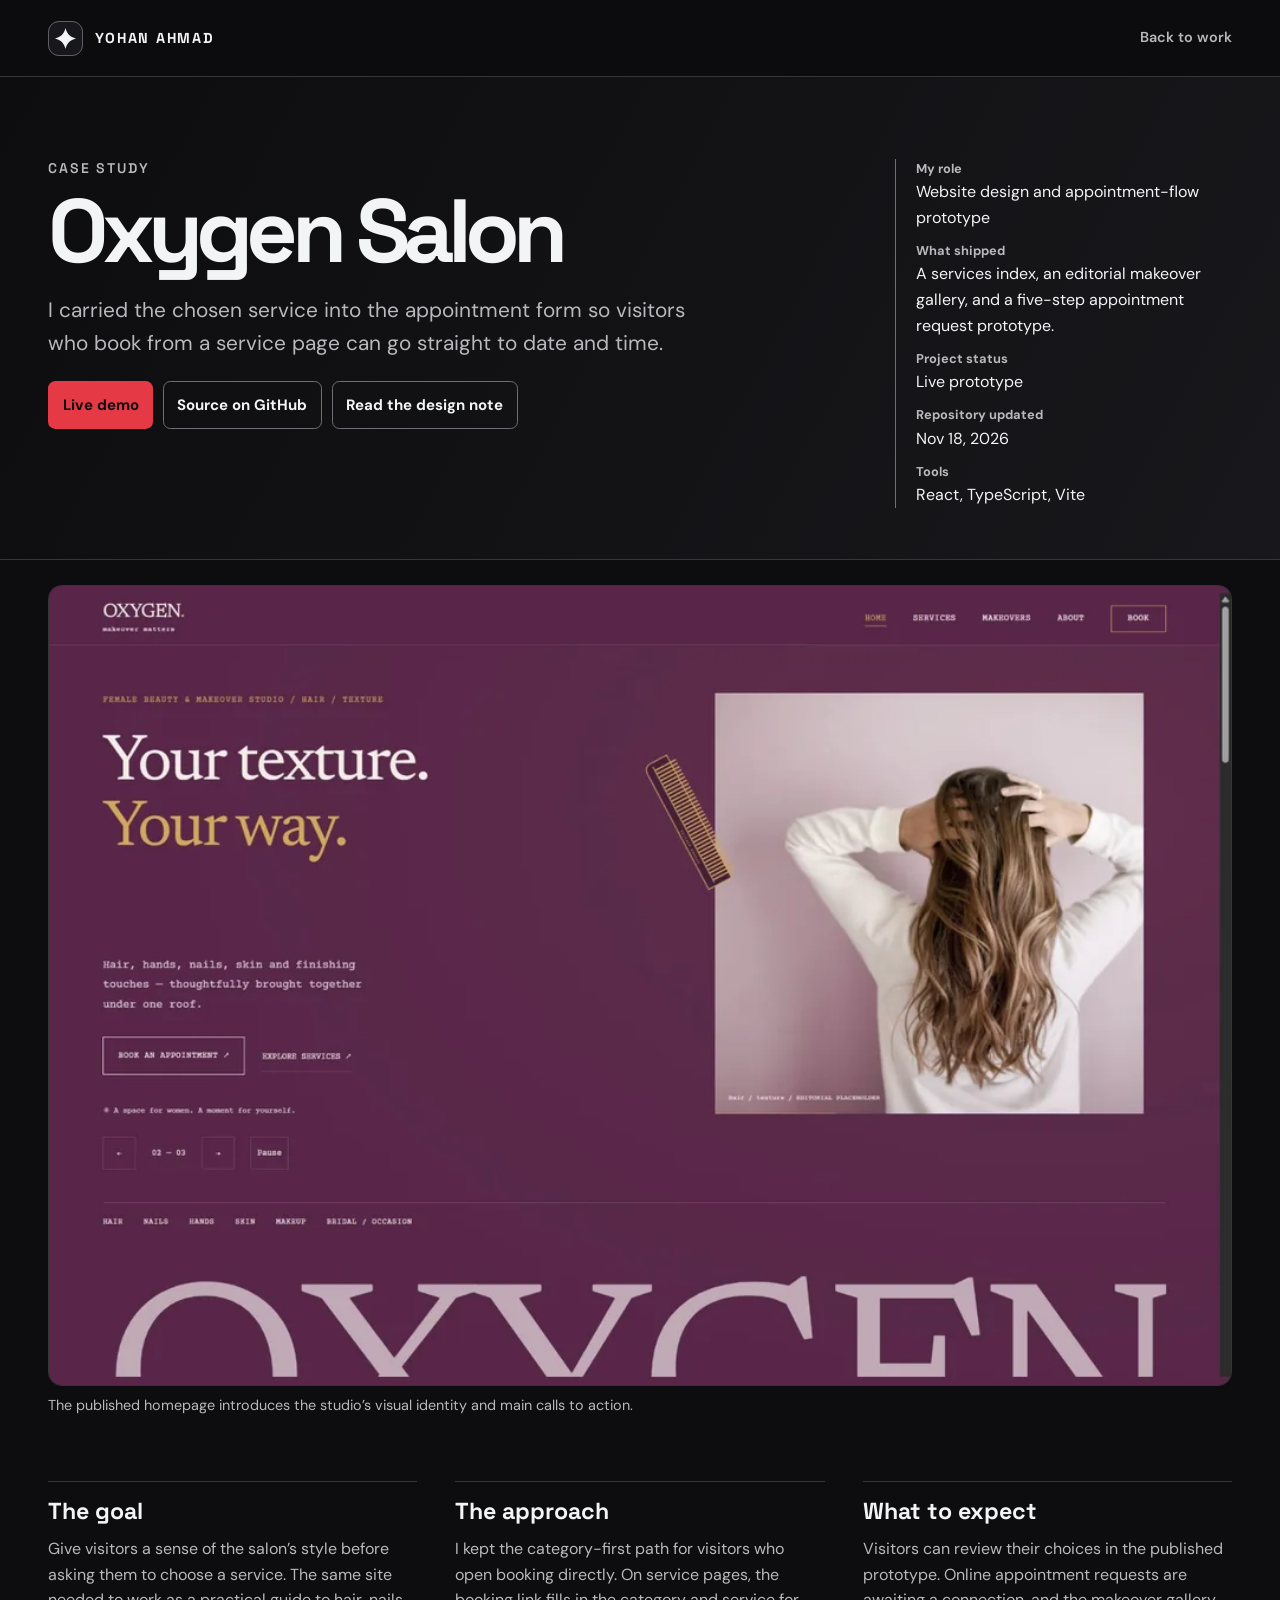
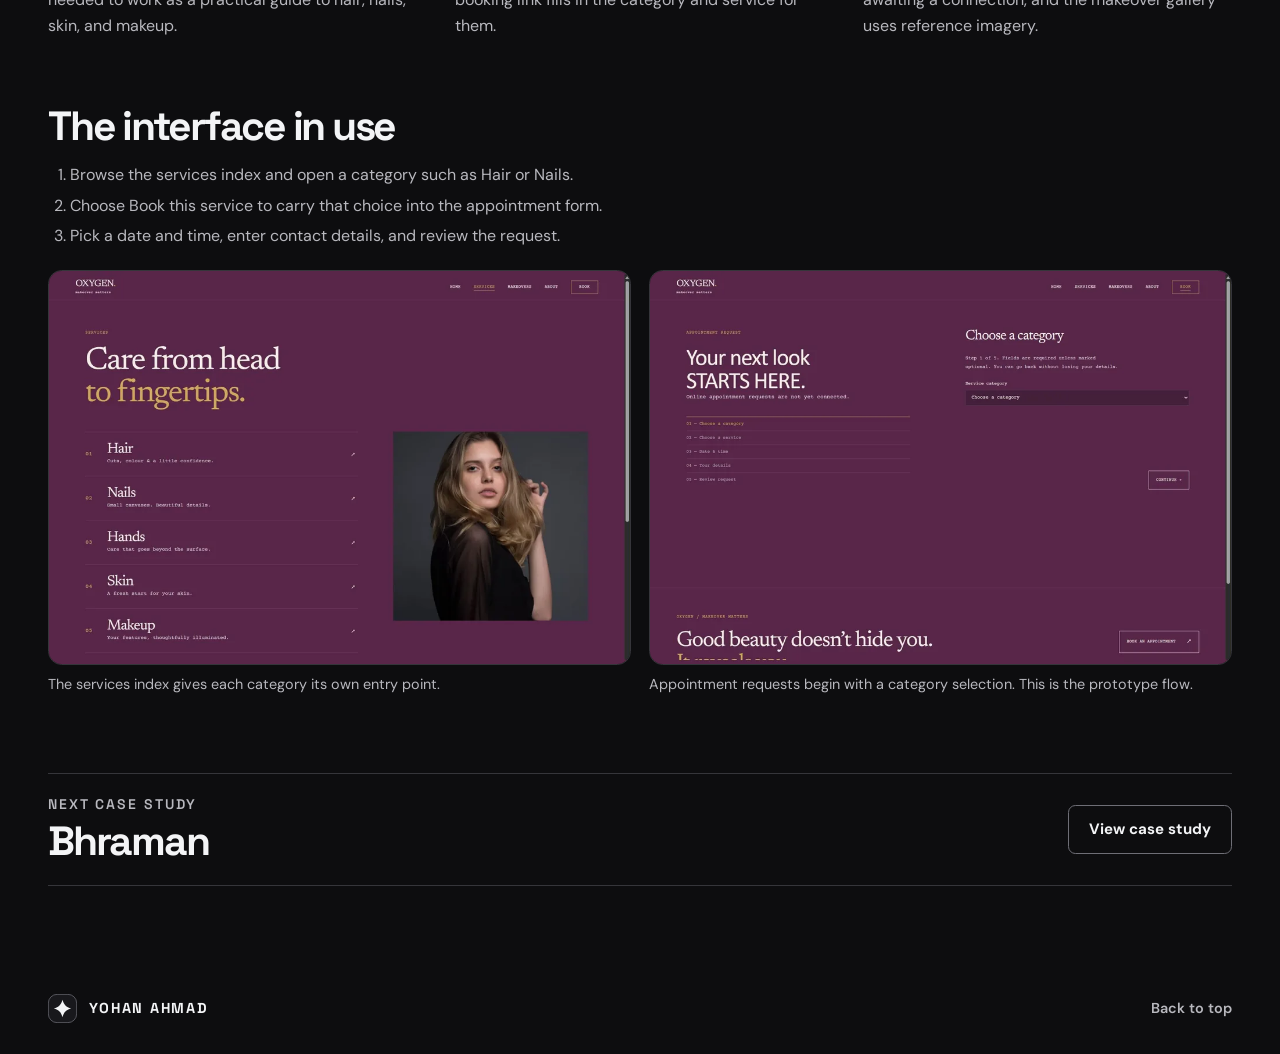
<file: work/oxygen-salon/index.html>
<!doctype html>
<html lang="en">
<head>
  <meta charset="UTF-8">
  <style>@view-transition { navigation: auto; } @media (prefers-reduced-motion: reduce) { @view-transition { navigation: none; } }</style>
  <meta name="viewport" content="width=device-width, initial-scale=1">
  <meta name="theme-color" content="#0D0D0F">
  <title>Oxygen Salon case study | Yohan Ahmad</title>
  <meta name="description" content="I carried the chosen service into the appointment form so visitors who book from a service page can go straight to date and time.">
  <meta property="og:title" content="Oxygen Salon case study | Yohan Ahmad">
  <meta property="og:description" content="I carried the chosen service into the appointment form so visitors who book from a service page can go straight to date and time.">
  <meta property="og:image" content="https://indigo-personal-portfolio.notyohan.chatgpt.site/assets/oxygen-salon.webp">
  <meta property="og:url" content="https://indigo-personal-portfolio.notyohan.chatgpt.site/work/oxygen-salon/">
  <link rel="canonical" href="https://indigo-personal-portfolio.notyohan.chatgpt.site/work/oxygen-salon/">
  <link rel="icon" href="../../assets/mark.svg" type="image/svg+xml">
  <link rel="stylesheet" href="../../style.css">
  <link rel="stylesheet" href="../../project-motion.css">
  <script src="../../project-motion.js" defer></script>
</head>
<body id="top" class="case-page">
  <a class="skip-link" href="#main">Skip to content</a>
  <header class="site-header">
    <div class="shell header-inner">
      <a class="brand" href="../../index.html"><img src="../../assets/mark.svg" alt="" width="35" height="35">Yohan Ahmad</a>
      <a class="top-link case-back" href="../../index.html#project-oxygen-salon">Back to work</a>
    </div>
  </header>
  <main id="main" tabindex="-1">
    <article>
      <header class="case-intro">
        <div class="shell case-intro-grid">
          <div>
            <p class="eyebrow">Case study</p>
            <h1>Oxygen Salon</h1>
            <p class="case-lead">I carried the chosen service into the appointment form so visitors who book from a service page can go straight to date and time.</p>
            <div class="featured-actions">
              <a class="button button-primary" href="https://yohan21-arch.github.io/OxygenSalon/">Live demo</a>
          <a class="button button-outline" href="https://github.com/Yohan21-arch/OxygenSalon">Source on GitHub</a>
          <a class="button button-outline" href="../../writing/oxygen-salon-booking/index.html">Read the design note</a>
            </div>
          </div>
          <dl class="case-meta">
            <div><dt>My role</dt><dd>Website design and appointment-flow prototype</dd></div>
            <div><dt>What shipped</dt><dd>A services index, an editorial makeover gallery, and a five-step appointment request prototype.</dd></div>
            <div><dt>Project status</dt><dd>Live prototype</dd></div>
            <div><dt>Repository updated</dt><dd><time datetime="2026-11-18">Nov 18, 2026</time></dd></div>
            <div><dt>Tools</dt><dd>React, TypeScript, Vite</dd></div>
          </dl>
        </div>
      </header>
      <div class="shell case-body">
        <figure class="case-cover">
    <img src="../../assets/oxygen-salon.webp" alt="The Oxygen Salon homepage with an editorial portrait and burgundy typography" width="1000" height="676" fetchpriority="high" decoding="async">
    <figcaption>The published homepage introduces the studio’s visual identity and main calls to action.</figcaption>
  </figure>
        <section class="case-story" aria-label="Project story">
          <div><h2>The goal</h2><p>Give visitors a sense of the salon’s style before asking them to choose a service. The same site needed to work as a practical guide to hair, nails, skin, and makeup.</p></div>
          <div><h2>The approach</h2><p>I kept the category-first path for visitors who open booking directly. On service pages, the booking link fills in the category and service for them.</p></div>
          <div><h2>What to expect</h2><p>Visitors can review their choices in the published prototype. Online appointment requests are awaiting a connection, and the makeover gallery uses reference imagery.</p></div>
        </section>
        <section class="case-evidence" aria-labelledby="case-workflow">
          <h2 id="case-workflow">The interface in use</h2>
          <ol class="case-workflow"><li>Browse the services index and open a category such as Hair or Nails.</li><li>Choose Book this service to carry that choice into the appointment form.</li><li>Pick a date and time, enter contact details, and review the request.</li></ol>
          <div class="case-media"><figure class="case-image">
    <img src="../../assets/oxygen-services.webp" alt="Oxygen’s services index with Hair, Nails, Hands, Skin, Makeup, and Bridal options" width="1000" height="676" loading="lazy" decoding="async">
    <figcaption>The services index gives each category its own entry point.</figcaption>
  </figure>
<figure class="case-image">
    <img src="../../assets/oxygen-booking.webp" alt="The first step of Oxygen’s appointment request flow, with category selection and a five-step progress list" width="1000" height="676" loading="lazy" decoding="async">
    <figcaption>Appointment requests begin with a category selection. This is the prototype flow.</figcaption>
  </figure></div>
        </section>
        <section class="case-next" aria-labelledby="case-next-heading"><div><p class="eyebrow">Next case study</p><h2 id="case-next-heading">Bhraman</h2></div><a class="button button-outline" href="../bhraman/index.html">View case study</a></section>
      </div>
    </article>
  </main>
  <footer class="site-footer">
    <div class="shell footer-inner"><a class="brand" href="../../index.html"><img src="../../assets/mark.svg" alt="" width="29" height="29">Yohan Ahmad</a><a class="top-link" href="#top">Back to top</a></div>
  </footer>
</body>
</html>
</file>
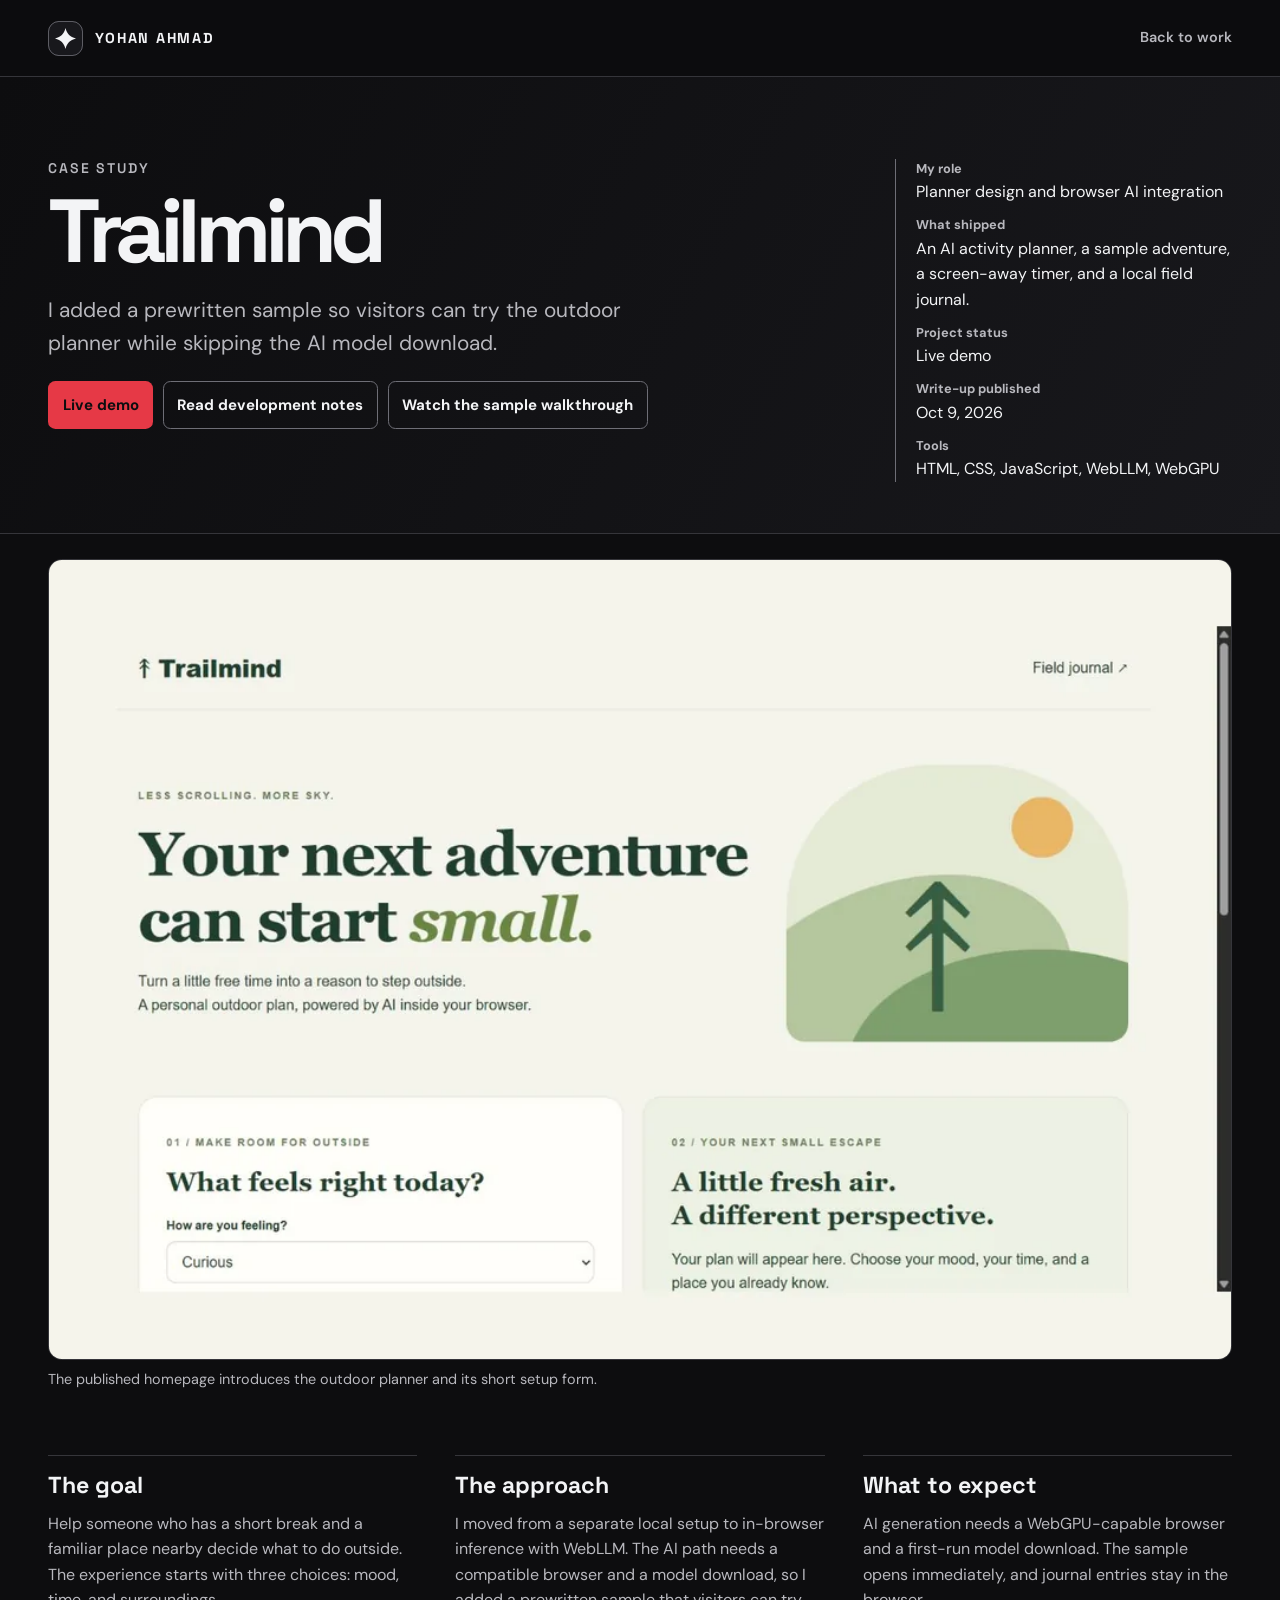
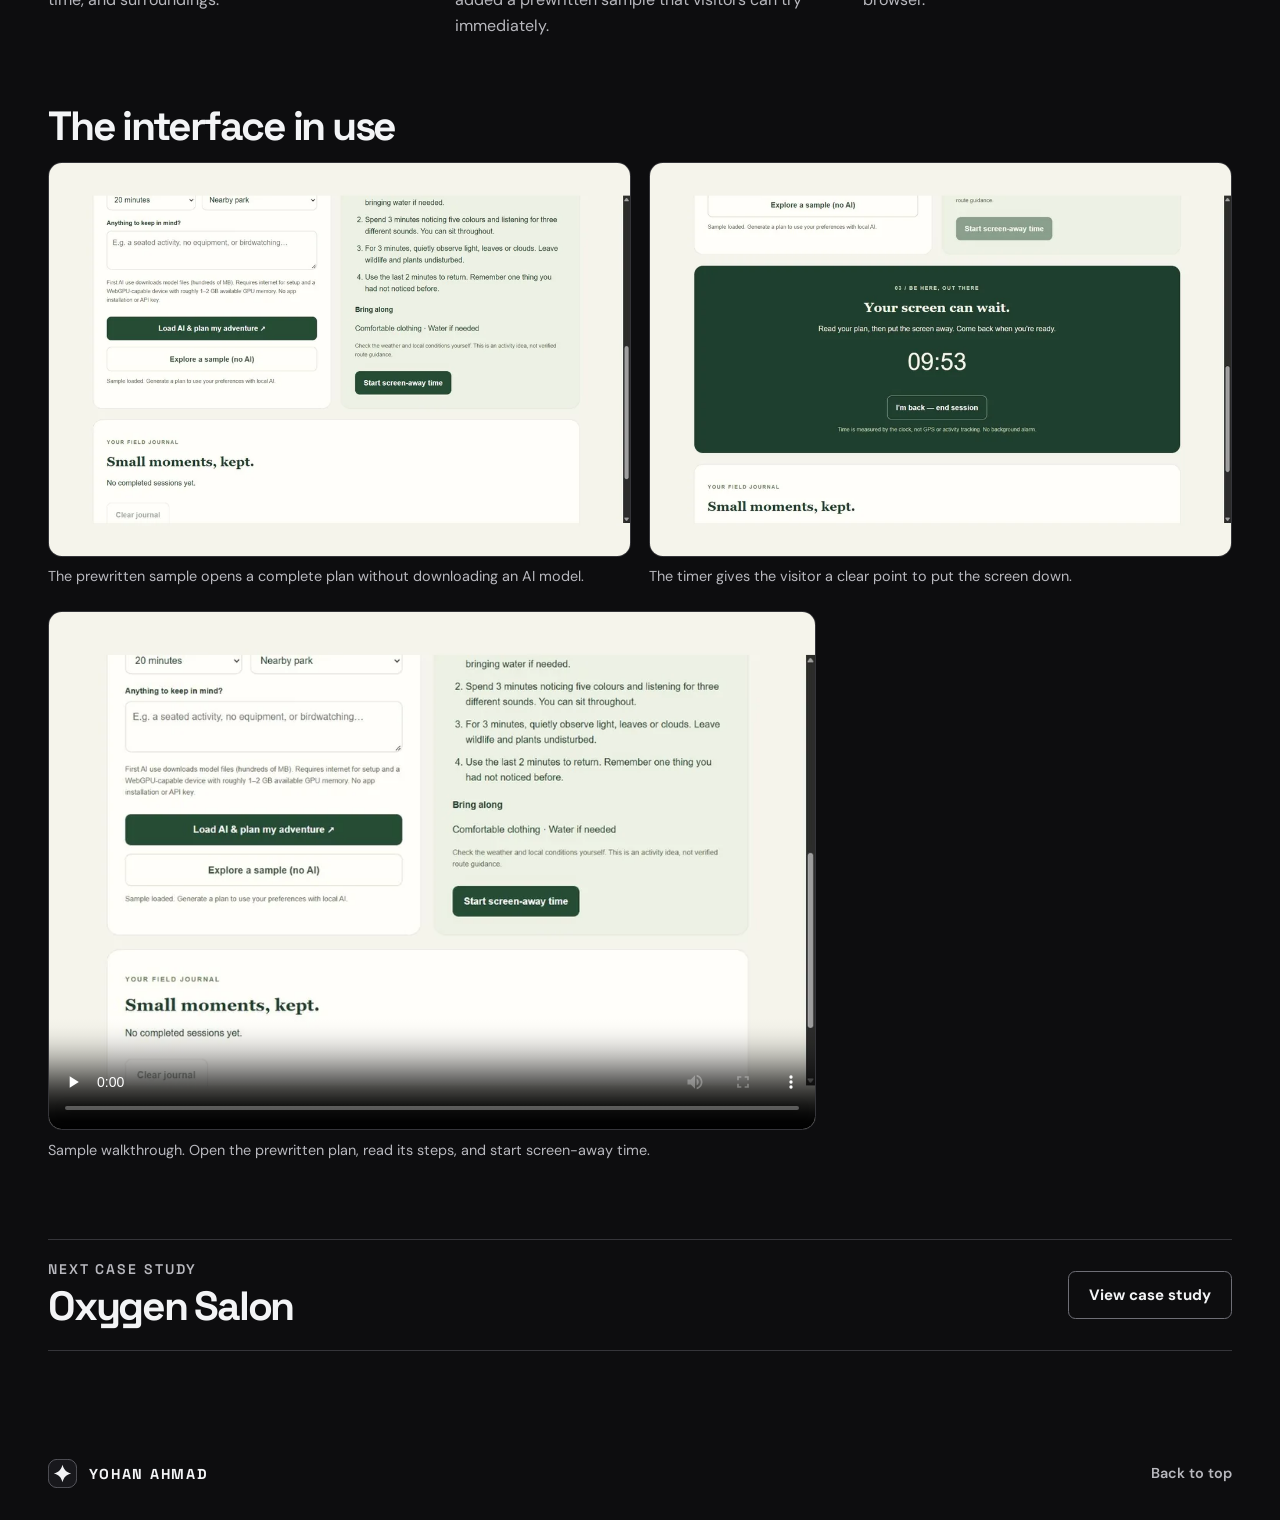
<file: work/trailmind/index.html>
<!doctype html>
<html lang="en">
<head>
  <meta charset="UTF-8">
  <style>@view-transition { navigation: auto; } @media (prefers-reduced-motion: reduce) { @view-transition { navigation: none; } }</style>
  <meta name="viewport" content="width=device-width, initial-scale=1">
  <meta name="theme-color" content="#0D0D0F">
  <title>Trailmind case study | Yohan Ahmad</title>
  <meta name="description" content="I added a prewritten sample so visitors can try the outdoor planner while skipping the AI model download.">
  <meta property="og:title" content="Trailmind case study | Yohan Ahmad">
  <meta property="og:description" content="I added a prewritten sample so visitors can try the outdoor planner while skipping the AI model download.">
  <meta property="og:image" content="https://indigo-personal-portfolio.notyohan.chatgpt.site/assets/trailmind.webp">
  <meta property="og:url" content="https://indigo-personal-portfolio.notyohan.chatgpt.site/work/trailmind/">
  <link rel="canonical" href="https://indigo-personal-portfolio.notyohan.chatgpt.site/work/trailmind/">
  <link rel="icon" href="../../assets/mark.svg" type="image/svg+xml">
  <link rel="stylesheet" href="../../style.css">
  <link rel="stylesheet" href="../../project-motion.css">
  <script src="../../project-motion.js" defer></script>
</head>
<body id="top" class="case-page">
  <a class="skip-link" href="#main">Skip to content</a>
  <header class="site-header">
    <div class="shell header-inner">
      <a class="brand" href="../../index.html"><img src="../../assets/mark.svg" alt="" width="35" height="35">Yohan Ahmad</a>
      <a class="top-link case-back" href="../../index.html#project-trailmind">Back to work</a>
    </div>
  </header>
  <main id="main" tabindex="-1">
    <article>
      <header class="case-intro">
        <div class="shell case-intro-grid">
          <div>
            <p class="eyebrow">Case study</p>
            <h1>Trailmind</h1>
            <p class="case-lead">I added a prewritten sample so visitors can try the outdoor planner while skipping the AI model download.</p>
            <div class="featured-actions">
              <a class="button button-primary" href="https://yohan21-arch.github.io/Trailmind/">Live demo</a>
          <a class="button button-outline" href="https://dev.to/yohan_21/trailmind-browser-based-ai-that-helps-you-touch-grass-5ekg">Read development notes</a>
          <a class="button button-outline" href="#case-walkthrough">Watch the sample walkthrough</a>
            </div>
          </div>
          <dl class="case-meta">
            <div><dt>My role</dt><dd>Planner design and browser AI integration</dd></div>
            <div><dt>What shipped</dt><dd>An AI activity planner, a sample adventure, a screen-away timer, and a local field journal.</dd></div>
            <div><dt>Project status</dt><dd>Live demo</dd></div>
            <div><dt>Write-up published</dt><dd><time datetime="2026-10-09">Oct 9, 2026</time></dd></div>
            <div><dt>Tools</dt><dd>HTML, CSS, JavaScript, WebLLM, WebGPU</dd></div>
          </dl>
        </div>
      </header>
      <div class="shell case-body">
        <figure class="case-cover">
    <img src="../../assets/trailmind.webp" alt="Trailmind’s live homepage with the headline Your next adventure can start small" width="1000" height="676" fetchpriority="high" decoding="async">
    <figcaption>The published homepage introduces the outdoor planner and its short setup form.</figcaption>
  </figure>
        <section class="case-story" aria-label="Project story">
          <div><h2>The goal</h2><p>Help someone who has a short break and a familiar place nearby decide what to do outside. The experience starts with three choices: mood, time, and surroundings.</p></div>
          <div><h2>The approach</h2><p>I moved from a separate local setup to in-browser inference with WebLLM. The AI path needs a compatible browser and a model download, so I added a prewritten sample that visitors can try immediately.</p></div>
          <div><h2>What to expect</h2><p>AI generation needs a WebGPU-capable browser and a first-run model download. The sample opens immediately, and journal entries stay in the browser.</p></div>
        </section>
        <section class="case-evidence" aria-labelledby="case-workflow">
          <h2 id="case-workflow">The interface in use</h2>
          <div class="case-media"><figure class="case-image">
    <img src="../../assets/trail-sample.webp" alt="A Trailmind sample adventure card with activity steps and a button to start screen-away time" width="1000" height="676" loading="lazy" decoding="async">
    <figcaption>The prewritten sample opens a complete plan without downloading an AI model.</figcaption>
  </figure>
<figure class="case-image">
    <img src="../../assets/trail-timer.webp" alt="Trailmind’s screen-away session with a timer and an end session button" width="1000" height="676" loading="lazy" decoding="async">
    <figcaption>The timer gives the visitor a clear point to put the screen down.</figcaption>
  </figure></div>
          <figure class="case-video" id="case-walkthrough" tabindex="-1">
    <video controls playsinline preload="none" poster="../../assets/trail-sample.webp" width="1000" height="676" aria-label="Sample walkthrough. Open the prewritten plan, read its steps, and start screen-away time.">
      <source src="../../assets/trailmind-walkthrough.mp4" type="video/mp4">
      <a href="../../assets/trailmind-walkthrough.mp4">Download the sample walkthrough</a>
    </video>
    <figcaption>Sample walkthrough. Open the prewritten plan, read its steps, and start screen-away time.</figcaption>
  </figure>
        </section>
        <section class="case-next" aria-labelledby="case-next-heading"><div><p class="eyebrow">Next case study</p><h2 id="case-next-heading">Oxygen Salon</h2></div><a class="button button-outline" href="../oxygen-salon/index.html">View case study</a></section>
      </div>
    </article>
  </main>
  <footer class="site-footer">
    <div class="shell footer-inner"><a class="brand" href="../../index.html"><img src="../../assets/mark.svg" alt="" width="29" height="29">Yohan Ahmad</a><a class="top-link" href="#top">Back to top</a></div>
  </footer>
</body>
</html>
</file>
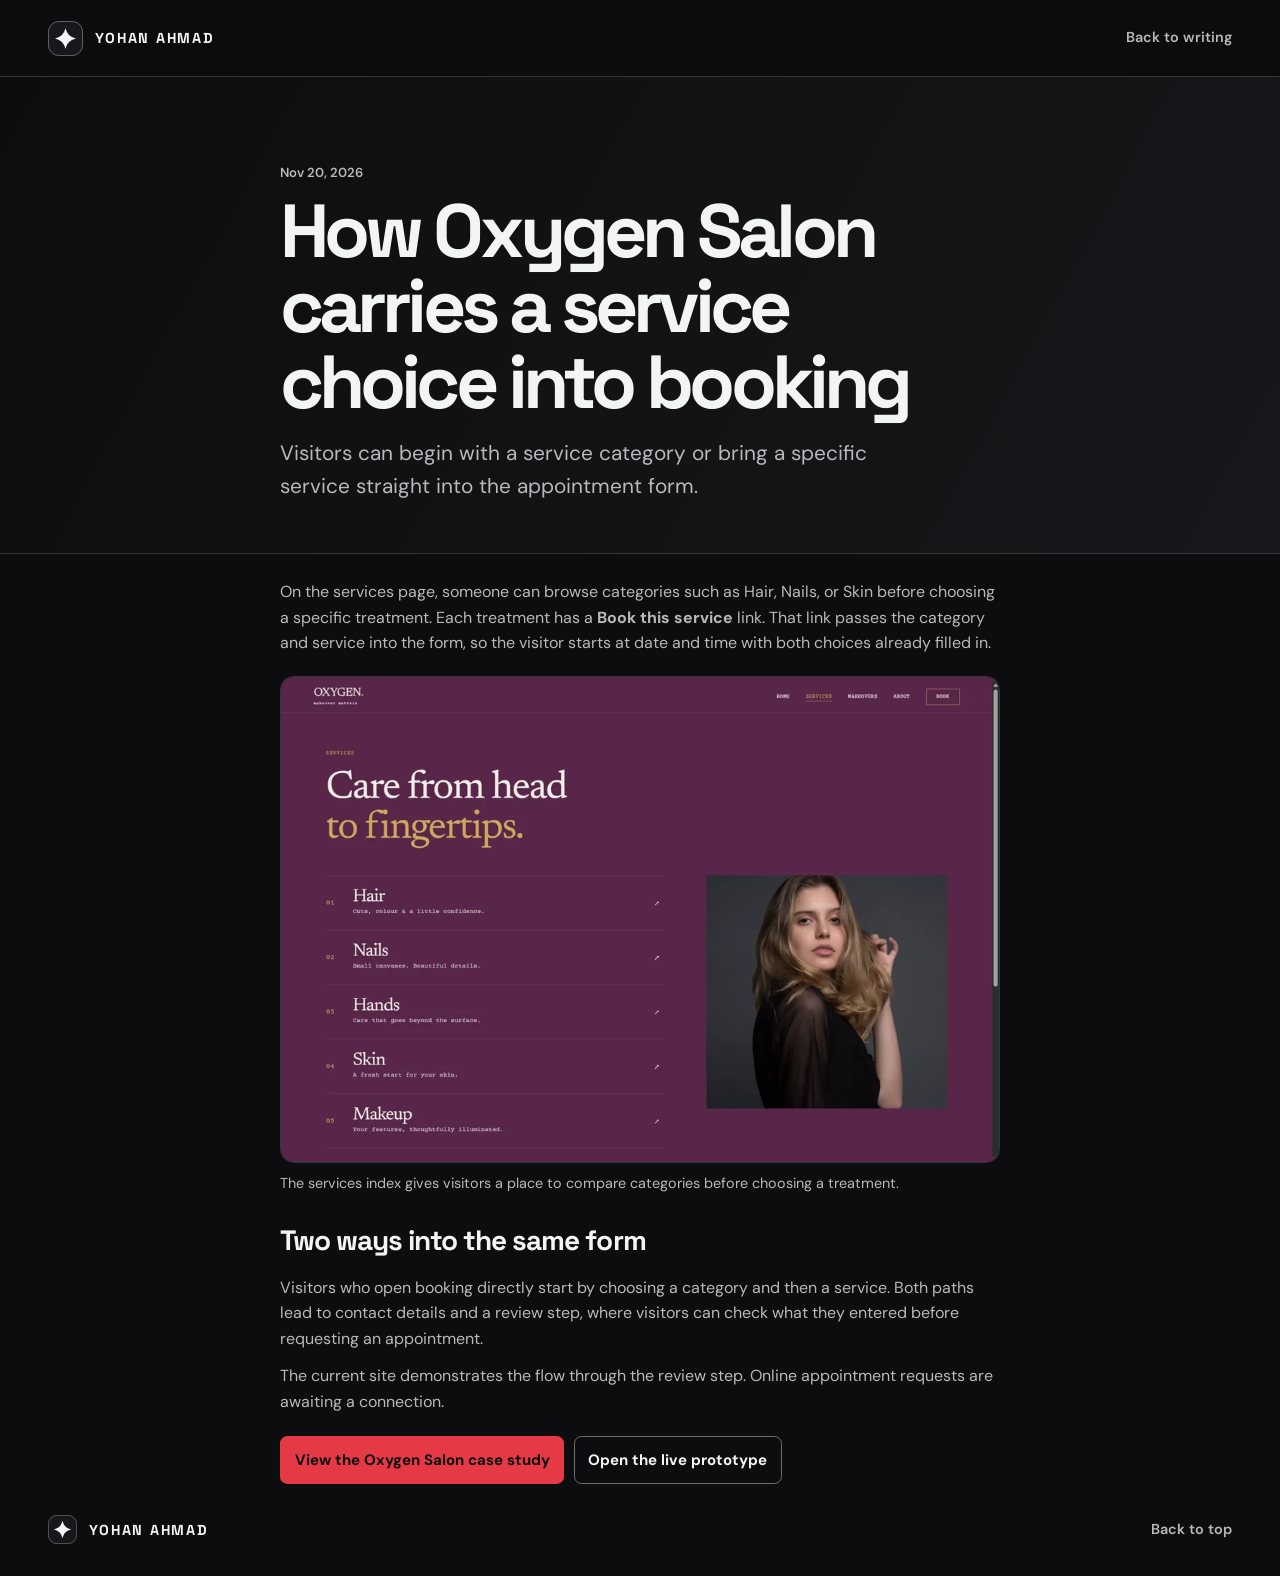
<file: writing/oxygen-salon-booking/index.html>
<!doctype html>
<html lang="en">
<head>
  <meta charset="UTF-8">
  <style>@view-transition { navigation: auto; } @media (prefers-reduced-motion: reduce) { @view-transition { navigation: none; } }</style>
  <meta name="viewport" content="width=device-width, initial-scale=1">
  <meta name="theme-color" content="#0D0D0F">
  <title>How Oxygen Salon carries a service choice into booking | Yohan Ahmad</title>
  <meta name="description" content="A design note on how Oxygen Salon moves visitors from the services index into the appointment request prototype.">
  <link rel="canonical" href="https://indigo-personal-portfolio.notyohan.chatgpt.site/writing/oxygen-salon-booking/">
  <link rel="icon" href="../../assets/mark.svg" type="image/svg+xml">
  <link rel="stylesheet" href="../../style.css">
  <link rel="stylesheet" href="../../project-motion.css">
  <script src="../../project-motion.js" defer></script>
</head>
<body id="top" class="case-page">
  <a class="skip-link" href="#main">Skip to content</a>
  <header class="site-header">
    <div class="shell header-inner">
      <a class="brand" href="../../index.html"><img src="../../assets/mark.svg" alt="" width="35" height="35">Yohan Ahmad</a>
      <a class="top-link case-back" href="../../index.html#writing">Back to writing</a>
    </div>
  </header>
  <main id="main" tabindex="-1">
    <article>
      <header class="case-intro">
        <div class="shell writing-prose">
          <time class="entry-date" datetime="2026-11-20">Nov 20, 2026</time>
          <h1>How Oxygen Salon carries a service choice into booking</h1>
          <p class="case-lead">Visitors can begin with a service category or bring a specific service straight into the appointment form.</p>
        </div>
      </header>
      <div class="shell case-body writing-prose">
        <p>On the services page, someone can browse categories such as Hair, Nails, or Skin before choosing a specific treatment. Each treatment has a <strong>Book this service</strong> link. That link passes the category and service into the form, so the visitor starts at date and time with both choices already filled in.</p>
        <figure class="case-image note-image">
          <img src="../../assets/oxygen-services.webp" alt="Oxygen Salon’s services index showing Hair, Nails, Hands, Skin, Makeup, and Bridal categories" width="1000" height="676" loading="lazy" decoding="async">
          <figcaption>The services index gives visitors a place to compare categories before choosing a treatment.</figcaption>
        </figure>
        <h2>Two ways into the same form</h2>
        <p>Visitors who open booking directly start by choosing a category and then a service. Both paths lead to contact details and a review step, where visitors can check what they entered before requesting an appointment.</p>
        <p>The current site demonstrates the flow through the review step. Online appointment requests are awaiting a connection.</p>
        <div class="featured-actions">
          <a class="button button-primary" href="../../work/oxygen-salon/index.html">View the Oxygen Salon case study</a>
          <a class="button button-outline" href="https://yohan21-arch.github.io/OxygenSalon/">Open the live prototype</a>
        </div>
      </div>
    </article>
  </main>
  <footer class="site-footer">
    <div class="shell footer-inner">
      <a class="brand" href="../../index.html"><img src="../../assets/mark.svg" alt="" width="29" height="29">Yohan Ahmad</a>
      <a class="top-link" href="#top">Back to top</a>
    </div>
  </footer>
</body>
</html>
</file>
<file: style.css>
@import url('https://fonts.googleapis.com/css2?family=DM+Sans:wght@400;500;600;700&family=Space+Grotesk:wght@400;500;600;700&display=swap');

:root {
  color-scheme: dark;
  --motion-ease: cubic-bezier(.22, 1, .36, 1);
  --motion-text: 700ms;
  --motion-ui: 220ms;
  --background: #0D0D0F;
  --surface: #18181C;
  --surface-raised: #242428;
  --text: #F3F4F6;
  --muted: #B8B8BE;
  --accent: #E63946;
  --line: #35353A;
  --line-strong: #6E6E76;
  --body: 'DM Sans', 'Segoe UI', sans-serif;
  --display: 'Space Grotesk', 'Segoe UI', sans-serif;
  --site-cursor: url('assets/cloudy-cursor.svg') 6 3;
}

*, *::before, *::after { box-sizing: border-box; }
html { scroll-behavior: smooth; }
body { margin: 0; background: var(--background); color: var(--text); font: 1rem/1.6 var(--body); }
a { color: inherit; text-decoration: none; }
button { color: inherit; font: inherit; }
img { display: block; max-width: 100%; }
h1, h2, h3, p { margin: 0; }
[hidden] { display: none !important; }
section[id] { scroll-margin-top: 4.75rem; }
:is(.featured-card, .project-card, .case-video)[id] { scroll-margin-top: 5.65rem; }
:focus-visible { outline: 2px solid var(--text); outline-offset: 5px; }

.shell { width: min(74rem, calc(100% - 6rem)); margin-inline: auto; }
.sr-only, .skip-link:not(:focus) { position: absolute; width: 1px; height: 1px; padding: 0; margin: -1px; overflow: hidden; clip: rect(0, 0, 0, 0); white-space: nowrap; border: 0; }
.skip-link:focus { position: fixed; inset: 1rem auto auto 1rem; z-index: 4; padding: .65rem 1rem; border-radius: .4rem; color: var(--background); background: var(--text); }

.site-header { position: sticky; top: 0; z-index: 2; background: rgb(13 13 15 / 96%); border-bottom: 1px solid var(--line); backdrop-filter: blur(12px); }
.header-inner { display: flex; justify-content: space-between; align-items: center; min-height: 4.75rem; gap: 1rem; }
.brand { display: inline-flex; align-items: center; gap: .72rem; color: var(--text); font: 700 .9rem/1 var(--display); text-transform: uppercase; letter-spacing: .12em; }
.site-nav { display: flex; align-items: center; gap: clamp(.95rem, 2.8vw, 2.5rem); }
.site-nav a, .top-link { color: var(--muted); font-size: .9rem; font-weight: 600; }
.site-nav a:hover, .top-link:hover { color: var(--text); }
.site-nav a[aria-current='location'] { color: var(--text); text-decoration: underline var(--accent); text-underline-offset: .4em; text-decoration-thickness: .14em; }
.site-nav a.nav-contact { padding: .53rem 1.18rem; border: 1px solid var(--line-strong); border-radius: .45rem; color: var(--text); }
.site-nav a.nav-contact:hover { border-color: var(--muted); background: var(--surface-raised); }
.menu-toggle { display: none; }

.portfolio-main {
  display: flow-root;
  background:
    radial-gradient(ellipse 36rem 25rem at 82% 3%, #f3f4f612, transparent 83%),
    radial-gradient(ellipse 34rem 21rem at 13% 20%, #f3f4f60d, transparent 82%),
    radial-gradient(ellipse 40rem 30rem at 95% 44%, #f3f4f610, transparent 82%),
    radial-gradient(ellipse 34rem 25rem at 9% 69%, #f3f4f60d, transparent 84%),
    radial-gradient(ellipse 36rem 23rem at 84% 92%, #f3f4f610, transparent 83%),
    var(--background);
}

.hero { position: relative; isolation: isolate; overflow: hidden; background: radial-gradient(ellipse at 80% 52%, #f3f4f60c, transparent 60%); }
.hero-grid { position: relative; min-height: 30rem; display: grid; grid-template-columns: 1.04fr .96fr; align-items: center; gap: 1.25rem; padding-block: 2.2rem; }
.hero-copy { position: relative; z-index: 1; padding-block: .75rem; }
.hero-availability {
  display: inline-flex;
  align-items: center;
  gap: .65rem;
  max-width: 100%;
  margin-bottom: .95rem;
  padding: .48rem .78rem;
  border: 1px solid var(--line);
  border-radius: .72rem;
  background: var(--surface);
  color: var(--text);
  font: 600 .875rem/1.4 var(--display);
}
.availability-dot {
  position: relative;
  flex: none;
  width: .48rem;
  height: .48rem;
  border-radius: 50%;
  background: var(--accent);
  box-shadow: 0 0 .7rem var(--accent), 0 0 0 .16rem color-mix(in srgb, var(--accent) 18%, transparent);
}
.eyebrow { color: var(--muted); font: 600 .875rem/1.35 var(--display); letter-spacing: .135em; text-transform: uppercase; }
h1, h2, h3, .project-name { font-family: var(--display); }
h1 { font-size: clamp(3.55rem, 7vw, 6.4rem); line-height: 1; font-weight: 700; letter-spacing: -.077em; }
h1 span { display: block; overflow-wrap: anywhere; }
.hero-description { max-width: 28rem; margin-top: 1.62rem; color: var(--muted); font-size: clamp(1.06rem, 1.65vw, 1.2rem); line-height: 1.65; }
.hero-actions { display: flex; flex-wrap: wrap; gap: .75rem; margin-top: 1.9rem; }
.button { min-height: 3.03rem; display: inline-flex; align-items: center; justify-content: center; padding: .67rem 1.25rem; border: 1px solid transparent; border-radius: .46rem; font-size: .94rem; font-weight: 700; transition: background-color 160ms ease, border-color 160ms ease; }
.button-primary { color: var(--background); background: var(--accent); }
.button-primary:hover { background: color-mix(in srgb, var(--accent), var(--text) 10%); }
.button-primary:active { background: color-mix(in srgb, var(--accent), var(--text) 20%); }
.button-outline { border-color: var(--line-strong); color: var(--text); }
.button-outline:hover { border-color: var(--muted); background: var(--surface-raised); }
.button-outline:active { background: var(--line); }

.hero-visual { position: relative; min-width: 0; aspect-ratio: 1.27; margin-inline: -.4rem -1.1rem; container-type: inline-size; }
.developer-scene { position: absolute; inset: 0 0 2.4rem; display: grid; place-items: center; perspective: 920px; perspective-origin: 52% 44%; }
.developer-scene::before, .developer-scene::after { content: ''; position: absolute; pointer-events: none; border-radius: 50%; }
.developer-scene::before { inset: 4% 0 0; background: radial-gradient(ellipse at 42% 41%, #f3f4f625, transparent 68%); }
.developer-scene::after { inset: 14% 11% 11%; border: 1px solid #f3f4f61c; transform: rotate(-24deg); }
.developer-stage {
  position: relative;
  z-index: 1;
  width: 77%;
  aspect-ratio: 1.17;
  border-radius: clamp(.75rem, 3.8cqi, 1.3rem);
  transform-style: preserve-3d;
  transform: translateY(-.18rem) rotateX(8deg) rotateY(-13deg) rotateZ(-7deg);
}
.developer-stage::before {
  content: '';
  position: absolute;
  inset: 0;
  border: 1px solid var(--line);
  border-radius: inherit;
  background: linear-gradient(145deg, var(--surface-raised), var(--background) 70%);
  box-shadow: 0 1.25rem 2.75rem #0009;
  transform: translateY(4px) translateZ(0);
}
.developer-window {
  position: absolute;
  inset: 0;
  overflow: hidden;
  border: 1px solid var(--line-strong);
  border-radius: inherit;
  background: linear-gradient(141deg, var(--surface-raised), var(--surface) 55%, var(--background));
  transform: translateZ(13px);
}
.developer-titlebar { display: flex; align-items: center; gap: .38rem; height: clamp(1.3rem, 7cqi, 2.4rem); padding-inline: clamp(.68rem, 3.4cqi, 1.2rem); border-bottom: 1px solid var(--line); background: #f3f4f60a; }
.developer-titlebar span { width: clamp(.28rem, 1.55cqi, .52rem); aspect-ratio: 1; border-radius: 50%; background: var(--text); }
.developer-titlebar span:nth-child(2) { background: var(--muted); }
.developer-titlebar span:nth-child(3) { background: var(--line-strong); }
.developer-code {
  margin: 0;
  padding: clamp(.7rem, 3.15cqi, 1.45rem) clamp(.65rem, 4.25cqi, 1.65rem);
  color: var(--muted);
  font: 500 clamp(.48rem, 3.1cqi, 1rem)/1.9 'Cascadia Code', Consolas, 'SFMono-Regular', monospace;
  white-space: pre-wrap;
  overflow-wrap: anywhere;
}
.developer-code code { font: inherit; }
.code-keyword { font-style: italic; }
.code-name, .code-value { color: var(--text); }
.code-name { font-weight: 700; }
.developer-note {
  position: absolute;
  right: -7%;
  bottom: 1.5%;
  padding: clamp(.37rem, 1.7cqi, .76rem) clamp(.48rem, 2.2cqi, 1.04rem);
  border: 1px solid var(--text);
  border-radius: clamp(.5rem, 3cqi, .95rem);
  background: var(--text);
  color: var(--background);
  box-shadow: 0 .45rem 1.25rem #0006;
  font: 700 clamp(.59rem, 2.95cqi, .99rem)/1.3 var(--display);
  white-space: nowrap;
  transform: translateZ(48px) rotateZ(13deg);
}
.motion-toggle { position: absolute; z-index: 2; inset: auto .45rem .15rem auto; min-height: 2.75rem; padding: .38rem .7rem; border: 1px solid var(--line-strong); border-radius: .45rem; background: var(--background); color: var(--text); font-size: .85rem; font-weight: 600; cursor: pointer; }
.motion-toggle:hover { border-color: var(--muted); }

.portfolio-main > .section {
  margin: clamp(3.25rem, 6.5vw, 6rem) auto;
  width: min(78rem, calc(100% - clamp(1.5rem, 6vw, 6rem)));
  padding: clamp(1.15rem, 4.7vw, 4.25rem);
  border: 1px solid var(--line);
  border-radius: clamp(1.1rem, 2.65vw, 2rem);
  background: var(--surface);
  box-shadow: 0 22px 64px #0005, inset 0 1px 0 #f3f4f60b;
}
.portfolio-main > .section > .shell { width: 100%; }
.section-head h2 { margin-top: .48rem; font-size: clamp(2.8rem, 5.7vw, 4.1rem); font-weight: 700; letter-spacing: -.075em; line-height: 1.02; }
.section-head h2 span { color: var(--muted); }
.section-description { margin-top: 1.2rem; max-width: 31rem; color: var(--muted); font-size: 1.12rem; }
.work-head { display: flex; justify-content: space-between; align-items: end; flex-wrap: wrap; gap: 1.15rem; margin-bottom: 1.64rem; }
.filters { display: flex; flex-wrap: wrap; gap: .18rem; border: 1px solid var(--line); border-radius: .58rem; padding: .25rem; background: var(--background); }
.filters button { min-height: 2.3rem; padding: .33rem .9rem; border: 1px solid transparent; border-radius: .35rem; background: none; color: var(--muted); font-size: .88rem; font-weight: 600; cursor: pointer; transition: color 120ms ease, background-color 120ms ease, border-color 120ms ease; }
.filters button:hover { color: var(--text); }
.filters button:active { background: var(--line); color: var(--text); }
.filters button[aria-pressed='true'] { background: var(--surface-raised); color: var(--text); border-color: var(--accent); }

.featured-grid { display: grid; gap: 1.25rem; }
.featured-card { display: grid; grid-template-columns: 1.48fr 1fr; align-items: center; min-width: 0; background: var(--surface-raised); border: 1px solid var(--line); border-radius: 1rem; }
.featured-image-link { display: block; min-width: 0; border-radius: .95rem 0 0 .95rem; overflow: hidden; }
.featured-image { width: 100%; height: auto; aspect-ratio: 1.57; object-fit: cover; object-position: center top; transition: transform 200ms ease; }
.featured-image-link:hover .featured-image { transform: scale(1.025); }
.featured-copy { min-width: 0; padding: clamp(1.25rem, 3.4vw, 2.75rem); }
.featured-copy .project-name { margin-top: .55rem; padding-right: 0; font-size: clamp(2rem, 4vw, 3.25rem); line-height: 1.02; }
.featured-copy .project-summary { margin-top: .68rem; font-size: 1.04rem; }
.project-data {
  display: grid;
  grid-template-columns: repeat(auto-fit, minmax(min(8.3rem, 100%), 1fr));
  gap: .65rem .95rem;
  margin: .95rem 0 0;
  padding-top: .85rem;
  border-top: 1px solid var(--line);
  font-size: .88rem;
  line-height: 1.4;
}
.project-data dt, .case-meta dt { color: var(--muted); font-size: .8rem; font-weight: 700; }
.project-data dd { margin: .16rem 0 0; }
.project-data .entry-date { color: var(--text); font-size: inherit; font-weight: inherit; }
.featured-actions, .project-actions, .contact-actions { display: flex; align-items: center; flex-wrap: wrap; gap: .6rem; }
.featured-actions { margin-top: 1.35rem; }
.featured-actions .button, .project-actions .button { min-height: 2.75rem; padding-inline: .85rem; }
.more-work { margin-top: 2.6rem; }
.featured-grid[hidden] + .more-work { margin-top: 0; }
.more-work > h3 { margin-bottom: .9rem; font-size: 1.55rem; letter-spacing: -.045em; }

.project-grid { display: grid; grid-template-columns: repeat(2, minmax(0, 1fr)); gap: 1.15rem; align-items: start; }
.project-card { position: relative; border: 1px solid var(--line); border-radius: .8rem; background: var(--surface-raised); transition: border-color 180ms ease, transform 180ms ease; min-width: 0; }
.project-card:hover, .project-card:focus-within { border-color: var(--line-strong); }
.project-card:hover { transform: translateY(-4px); }
.project-action { cursor: pointer; }
.project-card :is(.project-action, .case-link)::after { position: absolute; inset: 0; content: ''; border-radius: .8rem; }
.project-image { width: 100%; height: auto; aspect-ratio: 1.59; object-fit: cover; object-position: center top; background: var(--background); border-radius: .75rem .75rem 0 0; }
.project-info { display: grid; gap: .28rem; padding: 1.1rem; border-top: 1px solid var(--line); }
.project-actions { margin-top: .55rem; }
.project-actions :is(.live-link, .source-link) { position: relative; z-index: 1; }
.project-category { color: var(--muted); font: 600 .8rem/1.35 var(--display); text-transform: uppercase; letter-spacing: .08em; padding-right: 2.2rem; }
.project-name { color: var(--text); font-size: 1.47rem; font-weight: 700; letter-spacing: -.05em; line-height: 1.12; padding-right: 2.2rem; }
.project-summary { color: var(--muted); font-size: .96rem; line-height: 1.45; }

.about-grid, .contact-grid { display: grid; grid-template-columns: .95fr 1.05fr; align-items: center; gap: clamp(2rem, 6vw, 6.25rem); }
.about-grid { grid-template-columns: minmax(0, 1.42fr) minmax(0, .83fr); align-items: start; }
.about-copy .section-description { max-width: 43rem; }
.about-copy .section-description + .section-description { margin-top: .85rem; }
.about-aside { display: grid; gap: 1.6rem; }
.about-portrait {
  position: relative;
  justify-self: center;
  width: min(100%, 15rem);
  aspect-ratio: 4 / 5;
  overflow: hidden;
  border: 1px solid var(--line);
  border-radius: .8rem;
  background: var(--surface-raised);
}
.about-portrait img {
  position: absolute;
  top: -2.5%;
  left: 50%;
  width: 145%;
  max-width: none;
  height: auto;
  translate: -50% 0;
}
.qualification-panel { padding: 1.55rem 1.65rem; background: var(--surface-raised); border: 1px solid var(--line); border-radius: .8rem; }
.panel-heading { display: flex; align-items: center; gap: .85rem; }
.panel-heading h3 { font-size: 1.4rem; letter-spacing: -.035em; }
.line-icon { display: grid; place-items: center; width: 2.62rem; height: 2.62rem; flex: none; border: 1px solid var(--line); border-radius: .55rem; color: var(--text); background: var(--surface); }
.line-icon svg { width: 1.3rem; height: 1.3rem; stroke: currentColor; stroke-width: 1.55; stroke-linecap: round; stroke-linejoin: round; }
.qualifications, .skill-list, .social-grid { padding: 0; margin: 0; list-style: none; }
.qualifications li { display: grid; gap: .15rem; margin-top: .9rem; padding-top: .85rem; border-top: 1px solid var(--line); }
.skills { margin-top: 1.25rem; padding-top: 1.15rem; border-top: 1px solid var(--line); }
.skills h3 { font-size: 1.2rem; letter-spacing: -.03em; }
.skill-list li { display: grid; justify-items: start; gap: .22rem; margin-top: .8rem; }
.skill-list .row-title { font-size: .94rem; }
.row-title { font-family: var(--display); font-size: 1.08rem; font-weight: 700; line-height: 1.25; }
.row-detail { margin-top: .23rem; color: var(--muted); }
.certificate-grid { display: grid; grid-template-columns: repeat(2, minmax(0, 1fr)); gap: 1.15rem; margin-top: 1.65rem; }
.certificate-card { display: flex; align-items: center; gap: 1rem; padding: 1.3rem; min-height: 6.9rem; border: 1px solid var(--line); background: var(--surface-raised); border-radius: .75rem; }
.credential-link { display: inline-block; margin-top: .45rem; color: var(--text); text-decoration: underline; text-underline-offset: .2em; }
.certificate-card-with-image { display: grid; grid-column: 1 / -1; grid-template-columns: minmax(0, 1.3fr) minmax(0, 1fr); gap: 0; padding: 0; }
.certificate-preview { display: block; padding: clamp(.65rem, 1.7vw, 1.1rem); background: var(--background); border-radius: .7rem; }
.certificate-preview img { width: 100%; height: auto; border-radius: .3rem; }
.certificate-preview-label { display: block; margin-top: .55rem; color: var(--text); font-size: .88rem; text-decoration: underline; text-underline-offset: .2em; }
.certificate-card-with-image .certificate-details { padding: clamp(1.1rem, 3vw, 2.25rem); }
.certificate-card-with-image .row-title { font-size: clamp(1.4rem, 3vw, 2.15rem); letter-spacing: -.045em; }
.certificate-card-with-image .row-detail { margin-top: .65rem; }
.certificate-card-with-image .credential-link { margin-top: .9rem; }
.certificate-card-badge { grid-column: auto; grid-template-columns: minmax(0, 1fr); align-items: start; text-align: center; }
.certificate-card[id] { scroll-margin-top: 5.65rem; }
.certificate-card-badge .certificate-preview img { max-width: 21rem; margin-inline: auto; }
.certificate-card-badge .certificate-details .row-title { font-size: clamp(1.25rem, 2.5vw, 1.65rem); }
.achievements { margin-top: 2.65rem; }
.achievements h3 { font-size: 1.55rem; letter-spacing: -.045em; }
.achievement-grid { display: grid; grid-template-columns: repeat(3, minmax(0, 1fr)); gap: 1rem; margin: 1.15rem 0 0; padding: 0; list-style: none; }
.achievement-grid li { padding: 1rem 1.15rem; border: 1px solid var(--line); border-radius: .7rem; background: var(--surface-raised); }
.achievement-grid h4 { margin: .45rem 0 0; }
.achievement-grid .row-detail { margin-top: .45rem; }
.entry-date { color: var(--muted); font-size: .82rem; font-weight: 600; }
.entry-link { color: var(--text); font-size: .9rem; font-weight: 700; text-decoration: underline; text-underline-offset: .2em; }
.entry-link:hover { color: var(--muted); }
.achievement-grid .entry-link { display: inline-block; margin-top: .65rem; }
.writing-grid { display: grid; grid-template-columns: repeat(2, minmax(0, 1fr)); gap: 1.15rem; margin-top: 1.55rem; }
.writing-card { display: flex; flex-direction: column; align-items: start; gap: .65rem; padding: clamp(1rem, 3vw, 1.55rem); border: 1px solid var(--line); border-radius: .75rem; background: var(--surface-raised); }
.writing-card h3 { font-size: clamp(1.22rem, 2vw, 1.5rem); letter-spacing: -.04em; line-height: 1.2; }
.writing-card .row-detail { margin: 0; }
.writing-card .entry-link { margin-top: auto; padding-top: .25rem; }

.services-section { position: relative; isolation: isolate; overflow: hidden; }
.services-section::before {
  content: '';
  position: absolute;
  inset: -45%;
  z-index: -1;
  pointer-events: none;
  background: url('assets/services-code-background.webp') center / cover no-repeat;
  transform: rotate(-30deg);
  filter: blur(3px) brightness(.68);
  opacity: .62;
  mask-image: radial-gradient(ellipse at center, #000 28%, transparent 70%);
}
.services-grid { display: grid; grid-template-columns: minmax(0, 1.15fr) minmax(0, 1fr); gap: clamp(1.4rem, 5vw, 4.5rem); align-items: center; margin-top: 1.55rem; }
.services-list { display: grid; gap: .65rem; margin: 0; padding: 0; list-style: none; }
.services-list li { padding: .8rem 1rem; border: 1px solid var(--line); border-radius: .75rem; background: var(--surface-raised); }
.services-list h3 { font-size: 1.14rem; letter-spacing: -.025em; }
.services-list p { margin-top: .18rem; color: var(--muted); font-size: .94rem; }
.services-contact { display: grid; justify-items: start; gap: 1.15rem; }
.portfolio-quote { margin: 0; padding-inline-start: 1rem; border-inline-start: 1px solid var(--line-strong); }
.about-copy .portfolio-quote { margin-block-start: 1.5rem; }
.portfolio-quote blockquote { margin: 0; font: 400 clamp(1.32rem, 2.6vw, 2.08rem)/1.3 Georgia, serif; }
.portfolio-quote figcaption { margin-top: .65rem; color: var(--muted); font-size: .87rem; }
.portfolio-quote cite a { text-decoration: underline; text-underline-offset: .2em; }

.contact-grid { align-items: start; }
.contact-options { display: grid; gap: 1.15rem; min-width: 0; }
.contact-direct { padding: 1rem; background: var(--surface-raised); border: 1px solid var(--line); border-radius: .75rem; }
.contact-email { margin-bottom: .75rem; overflow-wrap: anywhere; }
.contact-actions .button { gap: .5rem; }
.contact-actions .line-icon { width: 1.1rem; height: 1.1rem; border: 0; background: transparent; }
.contact-actions .line-icon svg { width: 100%; height: 100%; }
.contact-actions button { background: transparent; cursor: pointer; }
.contact-actions button:hover { background: var(--surface); }
.contact-status { color: var(--muted); font-size: .87rem; }
.contact-status:not(:empty) { margin-top: .55rem; }
.contact-group h3 { margin-bottom: .45rem; font-size: 1rem; }
.social-grid { display: grid; grid-template-columns: repeat(auto-fit, minmax(min(9rem, 100%), 1fr)); gap: .75rem; }
.social-tile { display: flex; align-items: center; gap: .8rem; height: 100%; padding: .75rem .9rem; background: var(--surface-raised); border: 1px solid var(--line); border-radius: .7rem; font-family: var(--display); font-weight: 700; }
#whatsapp-share { width: fit-content; }
a.social-tile:hover { border-color: var(--line-strong); }
.site-footer { background: var(--background); }
.footer-inner { display: flex; align-items: center; justify-content: space-between; gap: 1rem; min-height: 5.75rem; }
.noscript-message { padding-block: 1.5rem; }
.noscript-message a { text-decoration: underline; }

.project-dialog { width: min(41rem, calc(100% - 2rem)); max-height: calc(100% - 2rem); padding: 0; color: var(--text); border: 1px solid var(--line-strong); border-radius: .9rem; background: var(--surface); overscroll-behavior: contain; }
.project-dialog::backdrop { background: rgb(13 13 15 / 80%); backdrop-filter: blur(6px); }
.dialog-inner { position: relative; }
.dialog-image { width: 100%; aspect-ratio: 4 / 3; object-fit: cover; background: var(--background); }
.dialog-copy { padding: clamp(1.25rem, 4vw, 2rem); }
.dialog-copy h2 { margin-top: .3rem; font-size: clamp(1.95rem, 6vw, 2.8rem); letter-spacing: -.06em; line-height: 1; }
.dialog-copy > p:not(.eyebrow) { margin-top: .75rem; color: var(--muted); }
.dialog-actions { display: flex; flex-wrap: wrap; gap: .7rem; }
.dialog-actions:not(:has(a:not([hidden]))) { display: none; }
.dialog-actions:has(a:not([hidden])) { margin-top: 1.2rem; }
.dialog-close { position: absolute; top: .75rem; right: .75rem; }
.dialog-close button { display: grid; place-items: center; width: 2.65rem; height: 2.65rem; color: var(--text); background: var(--background); border: 1px solid var(--line-strong); border-radius: 50%; cursor: pointer; font: 400 1.65rem/1 var(--display); }
body:has(.project-dialog[open]) { overflow: hidden; }

.case-intro { padding-block: clamp(2.55rem, 6.4vw, 5.7rem) clamp(2rem, 4vw, 3.25rem); background: linear-gradient(118deg, var(--background), var(--surface)); border-bottom: 1px solid var(--line); }
.case-intro-grid { display: grid; grid-template-columns: minmax(0, 1fr) minmax(14rem, .43fr); align-items: start; gap: clamp(1.5rem, 5vw, 5rem); }
.case-intro h1 { margin-top: .6rem; }
.case-lead { max-width: 40rem; margin-top: 1rem; color: var(--muted); font-size: clamp(1.05rem, 1.8vw, 1.3rem); }
.case-meta { margin: 0; padding: 0 0 0 1.25rem; border-left: 1px solid var(--line-strong); }
.case-meta > div + div { margin-top: .65rem; }
.case-meta dd { margin: 0; }
.case-body { padding-top: 1.55rem; }
.case-body figure { margin: 0; min-width: 0; }
.case-body :is(img, video) { width: 100%; height: auto; display: block; border: 1px solid var(--line); border-radius: .85rem; background: var(--background); }
.case-body figcaption { margin-top: .52rem; color: var(--muted); font-size: .9rem; }
.case-story { display: grid; grid-template-columns: repeat(3, minmax(0, 1fr)); gap: clamp(1.35rem, 3vw, 2.5rem); margin-block: clamp(2rem, 5vw, 4.2rem); }
.case-story > div { padding-top: 1rem; border-top: 1px solid var(--line); }
.case-story h2 { font-size: 1.45rem; line-height: 1.2; }
.case-story p { margin-top: .65rem; color: var(--muted); }
.case-evidence h2, .case-next h2 { margin-bottom: .85rem; font-size: clamp(1.7rem, 4vw, 2.55rem); line-height: 1.13; letter-spacing: -.055em; }
.case-media { display: grid; grid-template-columns: repeat(2, minmax(0, 1fr)); gap: 1.15rem; }
.case-workflow { display: grid; gap: .3rem; margin: 0 0 1.35rem; padding-left: 1.4rem; color: var(--muted); }
.writing-prose { max-width: 45rem; }
.writing-prose h1 { font-size: clamp(2.45rem, 6vw, 4.7rem); letter-spacing: -.065em; overflow-wrap: anywhere; }
.writing-prose h2 { margin-top: 1.45rem; font-size: clamp(1.3rem, 3.2vw, 1.75rem); letter-spacing: -.035em; }
.writing-prose > p { color: var(--muted); }
.writing-prose > p + p, .writing-prose h2 + p { margin-top: .75rem; }
.writing-prose .note-image { margin-block: 1.25rem; }
.case-body .case-video { margin-top: 1.4rem; max-width: 48rem; }
.case-next { display: flex; flex-wrap: wrap; align-items: center; justify-content: space-between; gap: .75rem; margin-block: clamp(2.6rem, 6vw, 5rem); padding-block: 1.3rem; border-block: 1px solid var(--line); }
.case-next h2 { margin: .25rem 0 0; }

@media (max-width: 62rem) {
  .shell { width: calc(100% - 3.5rem); }
  .hero-grid { min-height: 25rem; }
}

@media (max-width: 48rem) {
  .hero-grid { grid-template-columns: 1fr .85fr; min-height: 26rem; }
  h1 { font-size: clamp(3rem, 8.5vw, 4.75rem); }
  .featured-card { grid-template-columns: minmax(0, 1fr); }
  .certificate-card-with-image { grid-template-columns: minmax(0, 1fr); }
  .achievement-grid { grid-template-columns: repeat(2, minmax(0, 1fr)); }
  .featured-image-link { border-radius: .95rem .95rem 0 0; }
  .about-grid, .contact-grid, .services-grid { grid-template-columns: minmax(0, 1fr); gap: 1.6rem; }
  .case-intro-grid, .case-story { grid-template-columns: minmax(0, 1fr); }
  .case-meta { display: flex; flex-wrap: wrap; gap: .7rem 1.35rem; padding: .6rem 0 0; border: 0; border-top: 1px solid var(--line-strong); }
  .case-meta > div + div { margin-top: 0; }
}

@media (max-width: 47rem) {
  .header-inner { min-height: 4rem; }
  .menu-toggle { display: block; padding: .37rem .81rem; border: 1px solid var(--line-strong); border-radius: .45rem; background: var(--surface); color: var(--text); cursor: pointer; }
  .site-nav { display: none; position: absolute; top: 100%; inset-inline: 0; flex-direction: column; align-items: stretch; gap: 0; background: var(--surface); border-bottom: 1px solid var(--line); padding: .35rem 1.15rem .8rem; }
  .site-nav.open { display: flex; }
  .site-nav a, .site-nav a.nav-contact { padding: .58rem .25rem; border: 0; }
}

@media (max-width: 38rem) {
  .shell { width: calc(100% - 2.25rem); }
  .hero-grid { grid-template-columns: 1fr; gap: .15rem; padding-block: 2.1rem .65rem; }
  .hero-copy { padding-block: 0; }
  h1 { font-size: clamp(3.35rem, 12vw, 5rem); }
  .hero-description { margin-top: 1.05rem; }
  .hero-actions { margin-top: 1.25rem; }
  .hero-visual { width: min(100%, 24rem); margin: .2rem auto 0; aspect-ratio: 1.16; }
  .work-head { margin-bottom: 1.15rem; }
  .filters button { padding-inline: .57rem; }
  .project-grid, .certificate-grid, .achievement-grid, .writing-grid { grid-template-columns: 1fr; }
  .case-media { grid-template-columns: minmax(0, 1fr); }
  .project-name { font-size: 1.45rem; }
  .footer-inner { min-height: 4.8rem; flex-wrap: wrap; padding-block: .85rem; }
}

@media (max-width: 23rem) {
  .section-head h2 { font-size: clamp(2rem, 10vw, 2.8rem); overflow-wrap: anywhere; }
  .qualification-panel { padding: 1rem; }
  .panel-heading { gap: .65rem; }
  .panel-heading h3 { font-size: 1.15rem; overflow-wrap: anywhere; }
  .social-grid { grid-template-columns: 1fr; }
}

@media (any-pointer: fine) {
  body { cursor: var(--site-cursor), auto; }
  body :is(a[href], button:not(:disabled)) { cursor: var(--site-cursor), pointer; }
}

@media (prefers-reduced-motion: no-preference) {
  .hero:has(.hero-visual[data-card-motion='running']) .availability-dot::after {
    content: '';
    position: absolute;
    inset: -2px;
    border: 1px solid var(--accent);
    border-radius: 50%;
    animation: availability-pulse 2.4s ease-out infinite;
  }

  @keyframes availability-pulse {
    0% { transform: scale(.9); opacity: .65; }
    70%, 100% { transform: scale(2.15); opacity: 0; }
  }

  .hero-visual[data-card-motion] .developer-stage {
    animation: developer-orbit 14s ease-in-out infinite paused, panel-float 9s ease-in-out infinite paused;
  }
  .hero-visual[data-card-motion='running'] .developer-stage { animation-play-state: running; }

  /* The float uses the independent translate property, leaving transform for rotation. */
  @keyframes developer-orbit {
    0%, 100% { transform: translateY(-.18rem) rotateX(8deg) rotateY(-13deg) rotateZ(-7deg); }
    25% { transform: translateY(-.18rem) rotateX(15deg) rotateY(-2deg) rotateZ(-4deg); }
    50% { transform: translateY(-.18rem) rotateX(5deg) rotateY(14deg) rotateZ(-5deg); }
    75% { transform: translateY(-.18rem) rotateX(-5deg) rotateY(1deg) rotateZ(-9deg); }
  }

  @keyframes panel-float { 0%, 100% { translate: 0 0; } 50% { translate: 0 -5px; } }

  @media (min-width: 48.01rem) and (hover: hover) and (pointer: fine) {
    .hero-visual[data-orbit] .developer-scene::after { animation: ambient-orbit 32s linear infinite paused; }
    .hero-visual[data-orbit][data-card-motion='running'] .developer-scene::after { animation-play-state: running; }
    @keyframes ambient-orbit { to { transform: rotate(336deg); } }
  }

  .hero-intro .hero-line { overflow: hidden; }
  .hero-intro .hero-line > span { animation: heading-rise var(--motion-text) var(--motion-ease) 90ms backwards; }
  .hero-intro .hero-line + .hero-line > span { animation-delay: 215ms; }
  @keyframes heading-rise { from { transform: translateY(102%); } }

  .hero-intro :is(.header-inner, .hero-description, .hero-actions .button, .developer-scene) {
    animation: hero-arrive var(--motion-text) var(--motion-ease) var(--arrival-delay, 0ms) backwards;
  }
  .hero-intro .header-inner { --arrival-y: -6px; --arrival-opacity: .7; animation-duration: 320ms; }
  .hero-intro .hero-description { --arrival-delay: 420ms; --arrival-y: 12px; }
  .hero-intro .hero-actions .button { --arrival-delay: 560ms; --arrival-y: 8px; }
  .hero-intro .hero-actions .button + .button { --arrival-delay: 670ms; }
  .hero-intro .developer-scene { --arrival-delay: 780ms; --arrival-y: 30px; }
  @keyframes hero-arrive {
    from { opacity: var(--arrival-opacity, .15); transform: translateY(var(--arrival-y)); }
  }
  .hero-intro .header-inner:focus-within, .hero-intro .hero-actions .button:focus { animation: none; }

  @media (hover: hover) and (pointer: fine) {
    .hero-actions .button {
      translate: var(--pull-x, 0px) var(--pull-y, 0px);
      transition: translate var(--motion-ui) var(--motion-ease), background-color 160ms ease, border-color 160ms ease;
    }
  }

  .scroll-reveal { position: relative; isolation: isolate; --reveal-strength: 1; }
  .featured-card.scroll-reveal, .project-card.scroll-reveal { --reveal-strength: .56; }

  .scroll-reveal::after {
    content: '';
    position: absolute;
    inset: 0;
    z-index: 1;
    border-radius: inherit;
    background: var(--background);
    opacity: 0;
    pointer-events: none;
    transition: opacity var(--reveal-duration, 400ms) cubic-bezier(.22, .65, .3, 1);
  }

  .portfolio-main > .section.scroll-reveal {
    --reveal-duration: 560ms;
    transform: translateY(0);
    transition: transform var(--reveal-duration) cubic-bezier(.2, .7, .2, 1);
  }

  .scroll-reveal-pending:not(:target, :focus-within)::after {
    opacity: var(--reveal-strength);
    transition: none;
  }

  .portfolio-main > .section.scroll-reveal-pending:not(:target, :focus-within) {
    transform: translateY(32px);
    transition-duration: 0s;
  }

  .scroll-reveal:is(:target, :focus-within)::after,
  .portfolio-main > .section.scroll-reveal:is(:target, :focus-within) {
    transition-duration: 0s;
  }
}

@media (prefers-reduced-motion: reduce) {
  html { scroll-behavior: auto; }
  *, *::before, *::after { transition: none !important; }
  .project-card:hover, .featured-image-link:hover .featured-image { transform: none; }
  .motion-toggle { display: none; }
}
</file>
<file: project-motion.css>
.project-image-frame { overflow: hidden; border-radius: .75rem .75rem 0 0; }
.project-card:hover, .featured-image-link:hover .featured-image { transform: none; }

@media (prefers-reduced-motion: no-preference) and (hover: hover) and (pointer: fine) {
  .project-motion :is(.project-card, .featured-card) {
    transition: transform var(--motion-ui) var(--motion-ease), border-color var(--motion-ui) ease;
  }
  .project-motion [data-tilting] {
    transform: perspective(1400px) translateY(-2px) rotateX(var(--pitch)) rotateY(var(--yaw));
    border-color: var(--line-strong);
  }
  .project-motion .about-portrait img { transition: scale 480ms var(--motion-ease); }
  .project-motion .about-portrait:hover img { scale: 1.025; }
  .project-motion :is(.featured-image, .project-image) { transition: transform 600ms var(--motion-ease); }
  .project-motion [data-tilting] :is(.featured-image, .project-image) { transform: scale(1.045); }
}
@media (pointer: coarse) {
  :is(.project-card, .featured-card):active { border-color: var(--line-strong); }
}

.motion-paused .scroll-reveal-pending::after { opacity: 0; transition: none; }
.motion-paused .portfolio-main > .section.scroll-reveal-pending { transform: none; transition: none; }
.motion-paused { scroll-behavior: auto; }

::view-transition { pointer-events: none; }
::view-transition-group(*) { animation-duration: 520ms; animation-timing-function: var(--motion-ease); }
::view-transition-old(project-cover), ::view-transition-new(project-cover) {
  height: 100%; object-fit: cover; object-position: center top;
}

/* Section interactions share the hero timing tokens and the global pause state. */
@media (prefers-reduced-motion: no-preference) {
  .project-motion :is(.services-list li, .skill-list li, .certificate-card, .writing-card, #contact .button, #contact .social-tile) {
    transition: transform var(--motion-ui) var(--motion-ease), box-shadow var(--motion-ui) ease,
      background-color 160ms ease, border-color 160ms ease;
  }
  .project-motion #contact .line-icon { transition: transform var(--motion-ui) var(--motion-ease); }
  .project-motion #contact :is(.button, .social-tile):focus-visible { transform: translateY(-2px); }
  .project-motion .contact-status:not(:empty) { animation: copy-feedback 230ms var(--motion-ease); }
  @keyframes copy-feedback { from { opacity: .35; transform: translateY(3px); } }
  @media (hover: hover) and (pointer: fine) {
    .project-motion :is(.services-list li, .certificate-card, .writing-card):hover {
      transform: translateY(-4px);
      box-shadow: 0 5px 12px var(--background);
    }
    .project-motion :is(.skill-list li, #contact .button, #contact .social-tile):hover { transform: translateY(-2px); }
    .project-motion #contact :is(.button, .social-tile):hover .line-icon { transform: translateX(2px); }
  }
}
</file>
<file: welcome.css>
.welcome-screen { --welcome-duration: 3.8s; }
.welcome-screen:not([open]) { display: none; }
html:has(.welcome-screen[open]) { overflow: hidden; }

.welcome-screen[open] {
  position: fixed;
  inset: 0;
  width: 100%;
  max-width: none;
  height: 100%;
  max-height: none;
  margin: 0;
  padding: 1.5rem;
  border: 0;
  display: grid;
  place-items: center;
  overflow: hidden;
  overscroll-behavior: none;
  touch-action: none;
  isolation: isolate;
  animation: welcome-exit var(--welcome-duration) linear both;
  background: #0d0d0f;
  color: #fff;
}

.welcome-images,
.welcome-images::after,
.welcome-images img {
  position: absolute;
  inset: 0;
}

.welcome-images {
  z-index: -1;
  pointer-events: none;
}

.welcome-images img {
  width: 100%;
  height: 100%;
  object-fit: cover;
}

.welcome-images img:nth-child(2) { animation: welcome-slide-two var(--welcome-duration) ease-in-out both; }
.welcome-images img:nth-child(3) { animation: welcome-slide-three var(--welcome-duration) ease-in-out both; }

.welcome-images::after {
  content: "";
  background: radial-gradient(ellipse at center, #0d0d0fb8 0%, #0d0d0fdf 55%, #0d0d0ffd 100%);
}

.welcome-content {
  width: min(100%, 32rem);
  text-align: center;
}

#welcome-title {
  margin: 0 0 1.45rem;
  font-family: var(--display);
  font-size: clamp(2rem, 7vw, 4.5rem);
  font-weight: 700;
  line-height: 1;
  letter-spacing: .12em;
}

.welcome-track {
  width: min(100%, 24rem);
  height: .3rem;
  margin-inline: auto;
  border-radius: 999px;
  overflow: hidden;
  background: #ffffff42;
}

.welcome-fill {
  width: 100%;
  height: 100%;
  border-radius: inherit;
  background: var(--accent);
  transform-origin: left;
  animation: welcome-progress var(--welcome-duration) linear both;
}

.welcome-skip {
  position: absolute;
  inset: auto max(1.5rem, env(safe-area-inset-right)) max(1.5rem, env(safe-area-inset-bottom)) auto;
  padding: .55rem .9rem;
  border: 1px solid #ffffff75;
  border-radius: .55rem;
  background: #0d0d0fc2;
  color: inherit;
  font: inherit;
}

.welcome-skip:hover { background: #0d0d0f; }

@keyframes welcome-slide-two { 0%, 27% { opacity: 0; } 39%, 100% { opacity: 1; } }
@keyframes welcome-slide-three { 0%, 59% { opacity: 0; } 71%, 100% { opacity: 1; } }
@keyframes welcome-exit { 0%, 96% { opacity: 1; } to { opacity: 0; } }
@keyframes welcome-progress { from { transform: scaleX(0); } to { transform: scaleX(1); } }

@media (prefers-reduced-motion: reduce) {
  .welcome-screen[open] { visibility: hidden; }
}
</file>
